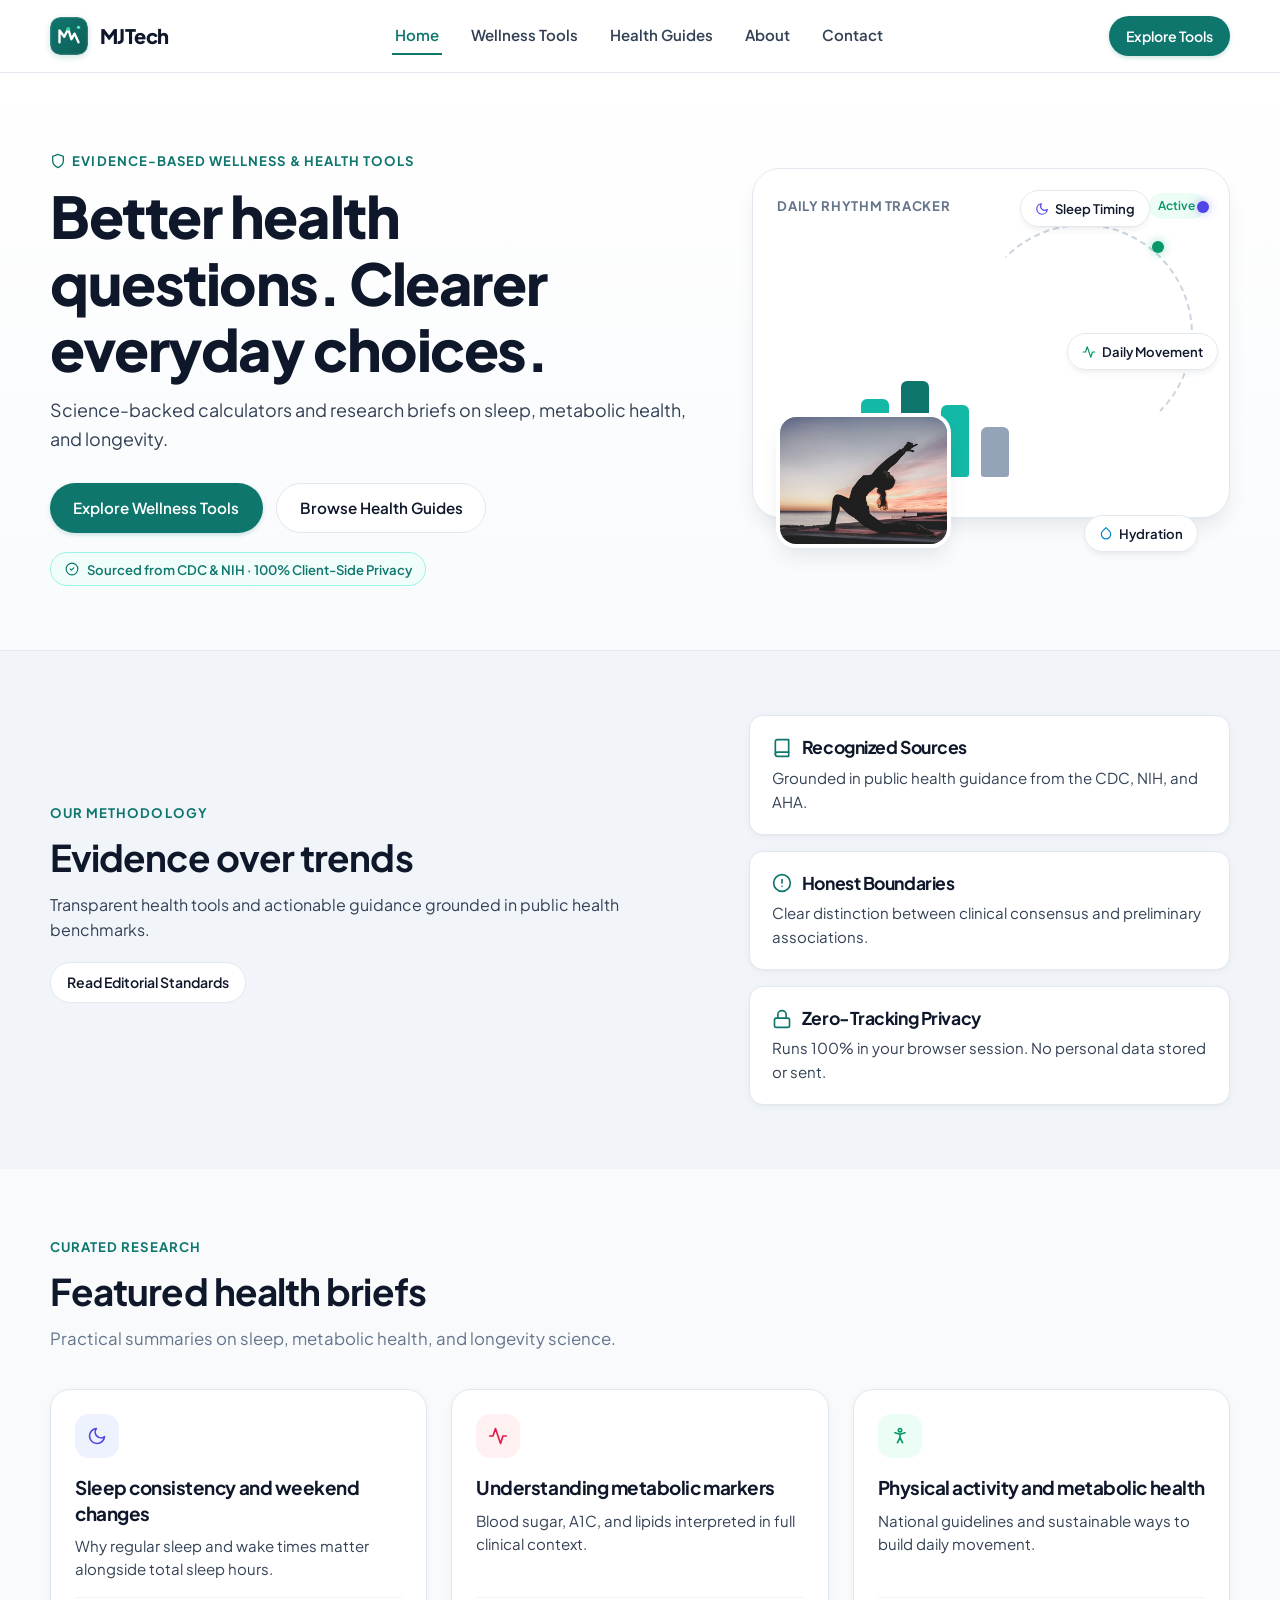
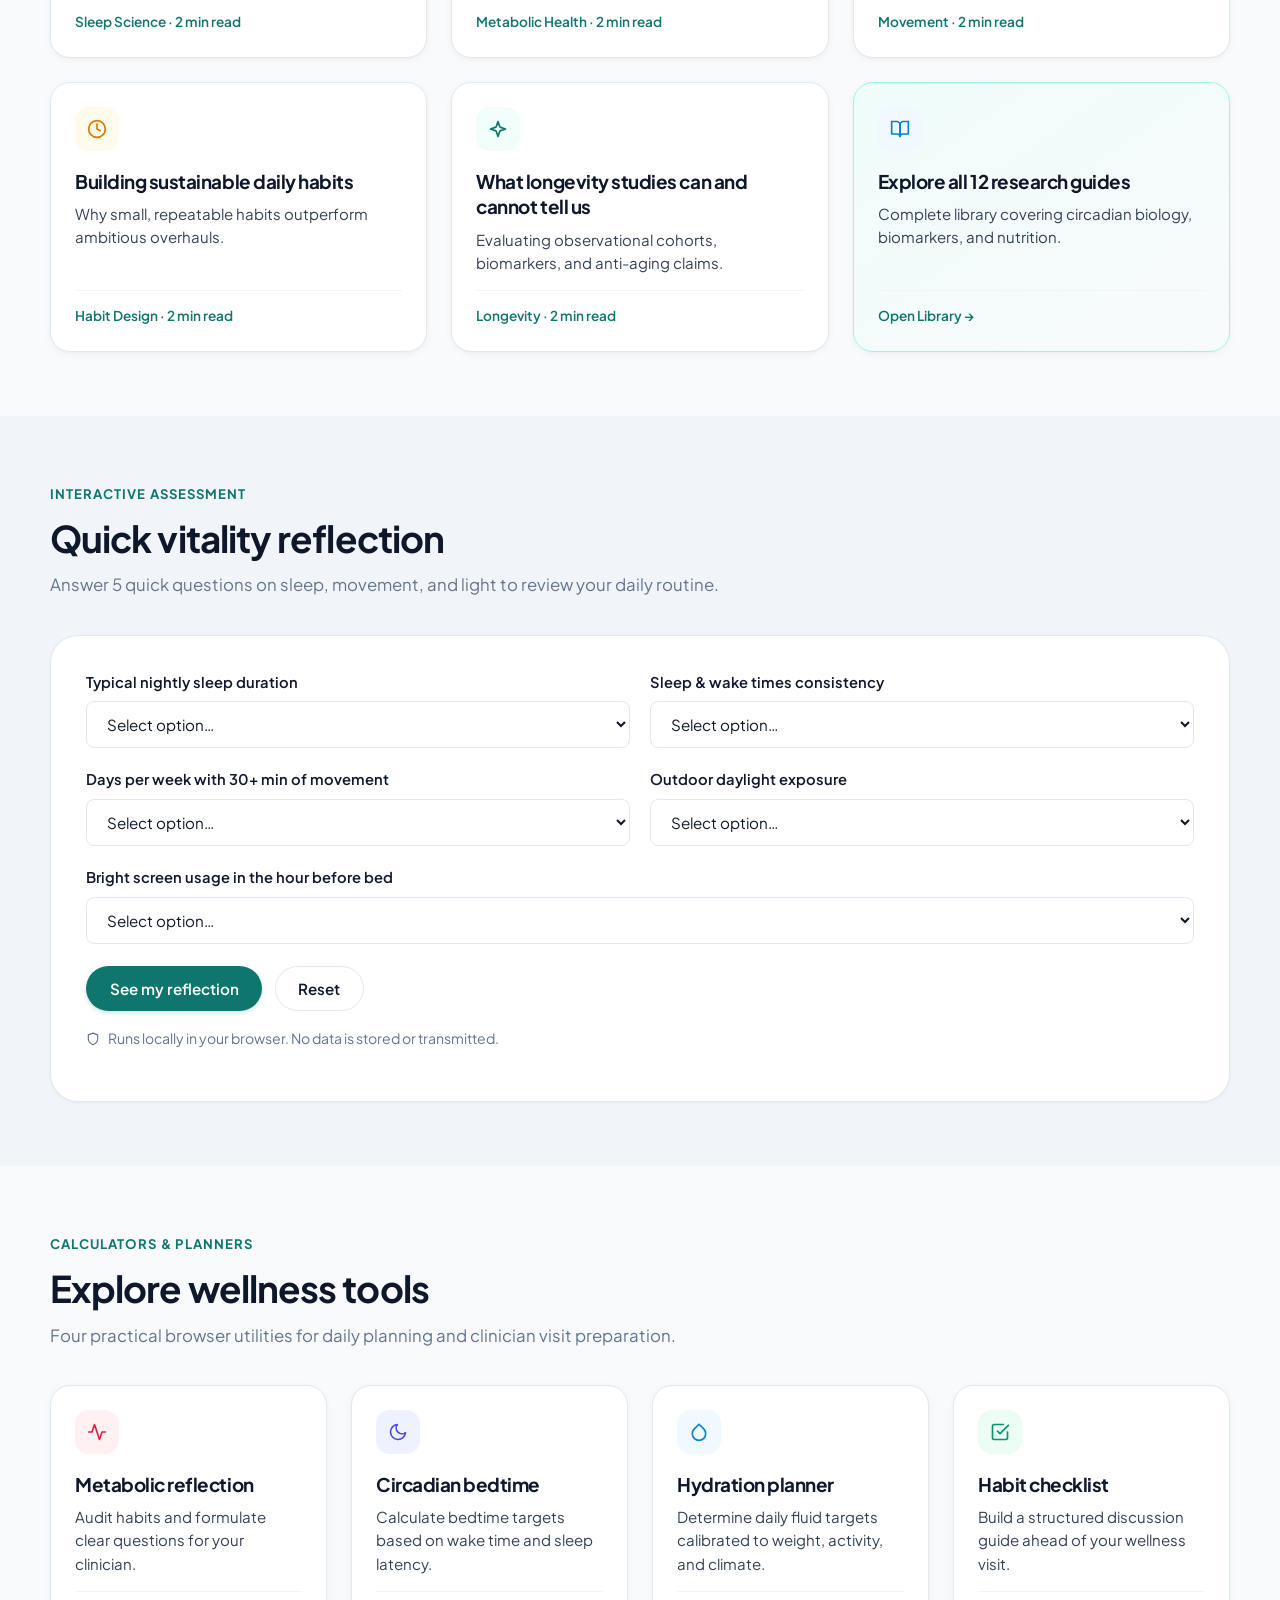
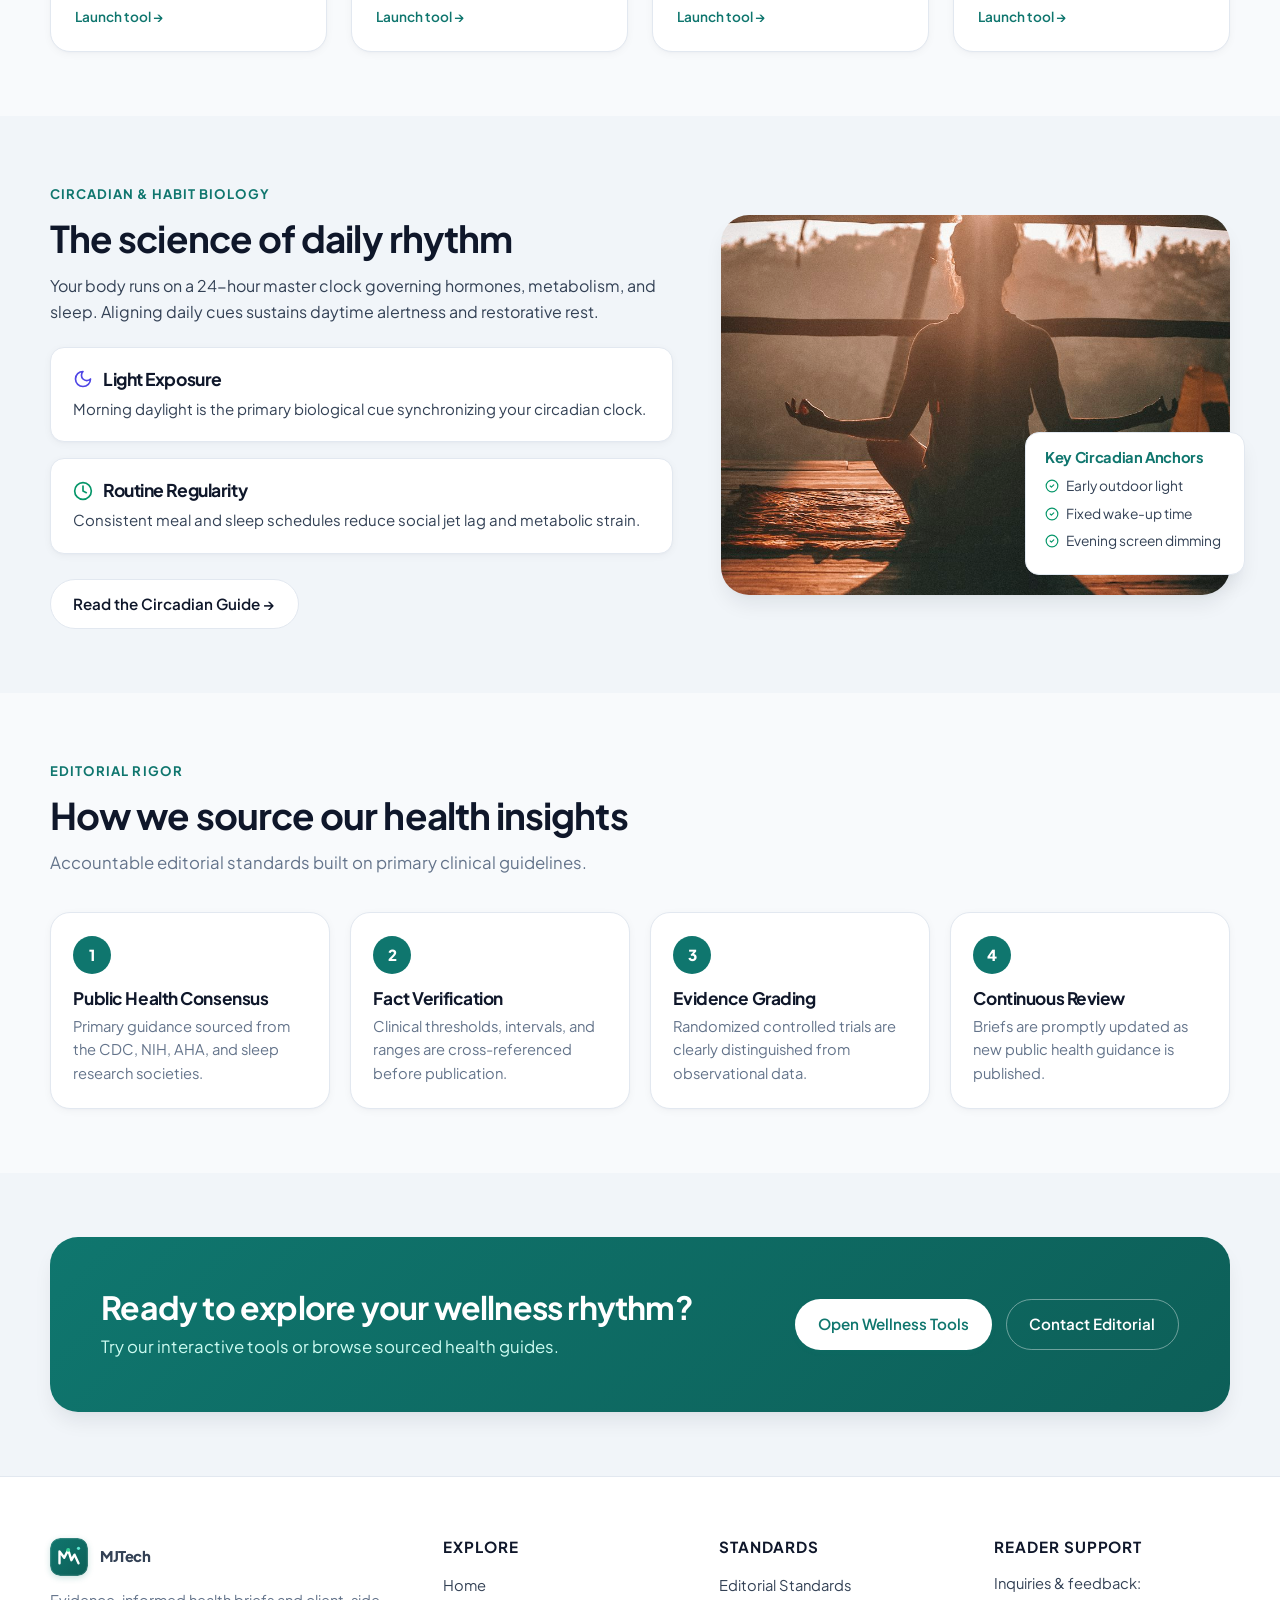
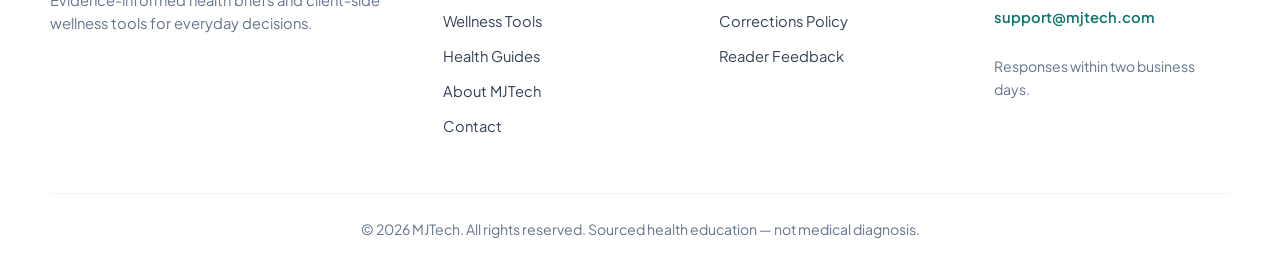
<file: index.html>
<!DOCTYPE html>
<html lang="en">
<head>
  <meta charset="UTF-8">
  <meta name="viewport" content="width=device-width, initial-scale=1">
  <title>MJTech | Evidence-Based Wellness, Health Tools & Longevity Research</title>
  <meta name="description" content="Science-backed wellness calculators, metabolic insights, and evidence-informed health briefs on sleep, movement, and healthy longevity.">
  <link rel="icon" href="assets/images/logo.svg">
  <link rel="preconnect" href="https://fonts.googleapis.com">
  <link rel="preconnect" href="https://fonts.gstatic.com" crossorigin>
  <link href="https://fonts.googleapis.com/css2?family=Plus+Jakarta+Sans:wght@400;500;600;700;800&family=Lora:ital,wght@0,500;0,600;1,400&display=swap" rel="stylesheet">
  <link rel="stylesheet" href="assets/css/styles.css">
</head>
<body>
  <a class="skip-link" href="#main">Skip to main content</a>
  <header class="site-header">
    <div class="wrap header-inner">
      <a class="brand" href="index.html">
        <img src="assets/images/logo.svg" alt="MJTech Logo" width="38" height="38">
        <span>MJTech</span>
      </a>
      <nav class="nav-primary" aria-label="Primary Navigation">
        <a href="index.html" aria-current="page">Home</a>
        <a href="pages/tools.html">Wellness Tools</a>
        <a href="pages/guides.html">Health Guides</a>
        <a href="pages/about.html">About</a>
        <a href="pages/contact.html">Contact</a>
      </nav>
      <div class="header-cta">
        <a class="btn btn-primary btn-sm" href="pages/tools.html">Explore Tools</a>
        <button class="menu-toggle" type="button" data-menu-toggle aria-expanded="false" aria-label="Toggle navigation menu">
          <span></span><span></span><span></span>
        </button>
      </div>
    </div>
    <nav class="mobile-nav wrap" data-mobile-nav aria-label="Mobile Navigation">
      <a href="index.html" aria-current="page">Home</a>
      <a href="pages/tools.html">Wellness Tools</a>
      <a href="pages/guides.html">Health Guides</a>
      <a href="pages/about.html">About</a>
      <a href="pages/contact.html">Contact</a>
    </nav>
  </header>

  <main id="main">
    <!-- Hero Section -->
    <section class="hero">
      <div class="wrap hero-grid">
        <div>
          <div class="eyebrow">
            <svg class="icon" style="width:16px;height:16px;" viewBox="0 0 24 24"><path d="M12 22s8-4 8-10V5l-8-3-8 3v7c0 6 8 10 8 10z"></path></svg>
            Evidence-Based Wellness &amp; Health Tools
          </div>
          <h1>Better health questions. Clearer everyday choices.</h1>
          <p class="lede">Science-backed calculators and research briefs on sleep, metabolic health, and longevity.</p>
          <div class="hero-actions">
            <a class="btn btn-primary" href="pages/tools.html">Explore Wellness Tools</a>
            <a class="btn btn-ghost" href="pages/guides.html">Browse Health Guides</a>
          </div>
          <div class="fine-print">
            <span class="trust-badge">
              <svg class="icon" style="width:14px;height:14px;" viewBox="0 0 24 24"><path d="m9 12 2 2 4-4"></path><circle cx="12" cy="12" r="10"></circle></svg>
              Sourced from CDC &amp; NIH · 100% Client-Side Privacy
            </span>
          </div>
        </div>
        <div class="hero-visual" aria-hidden="true">
          <div class="chart-card">
            <div class="chart-header">
              <span class="chart-label">Daily Rhythm Tracker</span>
              <span class="chart-badge">Active</span>
            </div>
            <div class="arc"></div>
            <div class="bars">
              <span></span><span></span><span></span><span></span><span></span><span></span>
            </div>
            <span class="dot d1"></span>
            <span class="dot d2"></span>
          </div>
          <span class="pill pill-sleep">
            <svg class="icon" style="width:14px;height:14px;color:var(--indigo)" viewBox="0 0 24 24"><path d="M21 12.79A9 9 0 1 1 11.21 3 7 7 0 0 0 21 12.79z"></path></svg>
            Sleep Timing
          </span>
          <span class="pill pill-move">
            <svg class="icon" style="width:14px;height:14px;color:var(--emerald)" viewBox="0 0 24 24"><polyline points="22 12 18 12 15 21 9 3 6 12 2 12"></polyline></svg>
            Daily Movement
          </span>
          <span class="pill pill-water">
            <svg class="icon" style="width:14px;height:14px;color:var(--sky)" viewBox="0 0 24 24"><path d="M12 2.69l5.66 5.66a8 8 0 1 1-11.31 0z"></path></svg>
            Hydration
          </span>
          <img class="hero-photo" src="assets/images/hero-wellness.jpg" alt="Person practicing morning mindfulness and wellness" loading="lazy">
        </div>
      </div>
    </section>

    <!-- Editorial Purpose / Core Pillars -->
    <section class="section section-muted">
      <div class="wrap feature-row">
        <div>
          <span class="eyebrow">Our Methodology</span>
          <h2>Evidence over trends</h2>
          <p>Transparent health tools and actionable guidance grounded in public health benchmarks.</p>
          <div class="hero-actions" style="margin-top:1.2rem">
            <a class="btn btn-ghost btn-sm" href="pages/about.html">Read Editorial Standards</a>
          </div>
        </div>
        <div class="pillars">
          <article class="pillar">
            <h3>
              <svg class="icon" style="color:var(--primary)" viewBox="0 0 24 24"><path d="M4 19.5A2.5 2.5 0 0 1 6.5 17H20"></path><path d="M6.5 2H20v20H6.5A2.5 2.5 0 0 1 4 19.5v-15A2.5 2.5 0 0 1 6.5 2z"></path></svg>
              Recognized Sources
            </h3>
            <p>Grounded in public health guidance from the CDC, NIH, and AHA.</p>
          </article>
          <article class="pillar">
            <h3>
              <svg class="icon" style="color:var(--primary)" viewBox="0 0 24 24"><circle cx="12" cy="12" r="10"></circle><line x1="12" y1="8" x2="12" y2="12"></line><line x1="12" y1="16" x2="12.01" y2="16"></line></svg>
              Honest Boundaries
            </h3>
            <p>Clear distinction between clinical consensus and preliminary associations.</p>
          </article>
          <article class="pillar">
            <h3>
              <svg class="icon" style="color:var(--primary)" viewBox="0 0 24 24"><rect x="3" y="11" width="18" height="11" rx="2" ry="2"></rect><path d="M7 11V7a5 5 0 0 1 10 0v4"></path></svg>
              Zero-Tracking Privacy
            </h3>
            <p>Runs 100% in your browser session. No personal data stored or sent.</p>
          </article>
        </div>
      </div>
    </section>

    <!-- Featured Health Briefs -->
    <section class="section">
      <div class="wrap">
        <div class="section-head">
          <span class="eyebrow">Curated Research</span>
          <h2>Featured health briefs</h2>
          <p>Practical summaries on sleep, metabolic health, and longevity science.</p>
        </div>
        <div class="cards">
          <a class="card" href="pages/guide.html?id=sleep-consistency">
            <div class="icon-badge indigo">
              <svg class="icon" viewBox="0 0 24 24"><path d="M21 12.79A9 9 0 1 1 11.21 3 7 7 0 0 0 21 12.79z"></path></svg>
            </div>
            <h3>Sleep consistency and weekend changes</h3>
            <p>Why regular sleep and wake times matter alongside total sleep hours.</p>
            <span class="meta">Sleep Science · 2 min read</span>
          </a>

          <a class="card" href="pages/guide.html?id=metabolic-markers">
            <div class="icon-badge rose">
              <svg class="icon" viewBox="0 0 24 24"><polyline points="22 12 18 12 15 21 9 3 6 12 2 12"></polyline></svg>
            </div>
            <h3>Understanding metabolic markers</h3>
            <p>Blood sugar, A1C, and lipids interpreted in full clinical context.</p>
            <span class="meta">Metabolic Health · 2 min read</span>
          </a>

          <a class="card" href="pages/guide.html?id=activity-metabolic">
            <div class="icon-badge emerald">
              <svg class="icon" viewBox="0 0 24 24"><path d="m9 20 3-6 3 6"></path><path d="m6 8 6 2 6-2"></path><circle cx="12" cy="5" r="2"></circle><path d="M12 10v4"></path></svg>
            </div>
            <h3>Physical activity and metabolic health</h3>
            <p>National guidelines and sustainable ways to build daily movement.</p>
            <span class="meta">Movement · 2 min read</span>
          </a>

          <a class="card" href="pages/guide.html?id=daily-habits">
            <div class="icon-badge amber">
              <svg class="icon" viewBox="0 0 24 24"><circle cx="12" cy="12" r="10"></circle><polyline points="12 6 12 12 16 14"></polyline></svg>
            </div>
            <h3>Building sustainable daily habits</h3>
            <p>Why small, repeatable habits outperform ambitious overhauls.</p>
            <span class="meta">Habit Design · 2 min read</span>
          </a>

          <a class="card" href="pages/guide.html?id=longevity-studies">
            <div class="icon-badge teal">
              <svg class="icon" viewBox="0 0 24 24"><path d="m12 3-1.9 5.8a2 2 0 0 1-1.3 1.3L3 12l5.8 1.9a2 2 0 0 1 1.3 1.3L12 21l1.9-5.8a2 2 0 0 1 1.3-1.3L21 12l-5.8-1.9a2 2 0 0 1-1.3-1.3z"></path></svg>
            </div>
            <h3>What longevity studies can and cannot tell us</h3>
            <p>Evaluating observational cohorts, biomarkers, and anti-aging claims.</p>
            <span class="meta">Longevity · 2 min read</span>
          </a>

          <a class="card library-card" href="pages/guides.html">
            <div class="icon-badge sky">
              <svg class="icon" viewBox="0 0 24 24"><path d="M2 3h6a4 4 0 0 1 4 4v14a3 3 0 0 0-3-3H2z"></path><path d="M22 3h-6a4 4 0 0 0-4 4v14a3 3 0 0 1 3-3h7z"></path></svg>
            </div>
            <h3>Explore all 12 research guides</h3>
            <p>Complete library covering circadian biology, biomarkers, and nutrition.</p>
            <span class="meta">Open Library →</span>
          </a>
        </div>
      </div>
    </section>

    <!-- Quick Vitality Reflection Tool -->
    <section class="section section-muted">
      <div class="wrap">
        <div class="section-head">
          <span class="eyebrow">Interactive Assessment</span>
          <h2>Quick vitality reflection</h2>
          <p>Answer 5 quick questions on sleep, movement, and light to review your daily routine.</p>
        </div>
        <form class="quiz-panel" id="vitality-form">
          <div class="form-grid">
            <div class="field">
              <label for="sleep">Typical nightly sleep duration</label>
              <select id="sleep" name="sleep" required>
                <option value="">Select option…</option>
                <option value="short">Less than 7 hours</option>
                <option value="ok">7 to 9 hours (Recommended)</option>
                <option value="long">More than 9 hours</option>
                <option value="varies">Irregular / Varies heavily</option>
              </select>
            </div>
            <div class="field">
              <label for="consistency">Sleep &amp; wake times consistency</label>
              <select id="consistency" name="consistency" required>
                <option value="">Select option…</option>
                <option value="yes">Mostly consistent (+/- 30 min)</option>
                <option value="some">Somewhat consistent</option>
                <option value="rare">Shifts often (weekend lag)</option>
              </select>
            </div>
            <div class="field">
              <label for="movement">Days per week with 30+ min of movement</label>
              <select id="movement" name="movement" required>
                <option value="">Select option…</option>
                <option value="low">0 to 1 days</option>
                <option value="mid">2 to 3 days</option>
                <option value="high">4 or more days</option>
              </select>
            </div>
            <div class="field">
              <label for="daylight">Outdoor daylight exposure</label>
              <select id="daylight" name="daylight" required>
                <option value="">Select option…</option>
                <option value="low">Under 30 minutes daily</option>
                <option value="good">30 minutes or more daily</option>
              </select>
            </div>
            <div class="field full">
              <label for="screens">Bright screen usage in the hour before bed</label>
              <select id="screens" name="screens" required>
                <option value="">Select option…</option>
                <option value="rarely">Rarely / Dimmed filters used</option>
                <option value="often">Most nights</option>
              </select>
            </div>
          </div>
          <div class="form-actions">
            <button class="btn btn-primary" type="submit">See my reflection</button>
            <button class="btn btn-ghost" type="button" id="vitality-reset">Reset</button>
          </div>
          <div class="result" id="vitality-result"></div>
          <p class="fine-print" style="margin-top:1rem">
            <svg class="icon" style="width:14px;height:14px;" viewBox="0 0 24 24"><path d="M12 22s8-4 8-10V5l-8-3-8 3v7c0 6 8 10 8 10z"></path></svg>
            Runs locally in your browser. No data is stored or transmitted.
          </p>
        </form>
      </div>
    </section>

    <!-- Wellness Tools Grid -->
    <section class="section">
      <div class="wrap">
        <div class="section-head">
          <span class="eyebrow">Calculators &amp; Planners</span>
          <h2>Explore wellness tools</h2>
          <p>Four practical browser utilities for daily planning and clinician visit preparation.</p>
        </div>
        <div class="grid-4">
          <a class="card" href="pages/tools.html#metabolic">
            <div class="icon-badge rose">
              <svg class="icon" viewBox="0 0 24 24"><polyline points="22 12 18 12 15 21 9 3 6 12 2 12"></polyline></svg>
            </div>
            <h3>Metabolic reflection</h3>
            <p>Audit habits and formulate clear questions for your clinician.</p>
            <span class="meta">Launch tool →</span>
          </a>

          <a class="card" href="pages/tools.html#sleep">
            <div class="icon-badge indigo">
              <svg class="icon" viewBox="0 0 24 24"><path d="M21 12.79A9 9 0 1 1 11.21 3 7 7 0 0 0 21 12.79z"></path></svg>
            </div>
            <h3>Circadian bedtime</h3>
            <p>Calculate bedtime targets based on wake time and sleep latency.</p>
            <span class="meta">Launch tool →</span>
          </a>

          <a class="card" href="pages/tools.html#hydration">
            <div class="icon-badge sky">
              <svg class="icon" viewBox="0 0 24 24"><path d="M12 2.69l5.66 5.66a8 8 0 1 1-11.31 0z"></path></svg>
            </div>
            <h3>Hydration planner</h3>
            <p>Determine daily fluid targets calibrated to weight, activity, and climate.</p>
            <span class="meta">Launch tool →</span>
          </a>

          <a class="card" href="pages/tools.html#planner">
            <div class="icon-badge emerald">
              <svg class="icon" viewBox="0 0 24 24"><path d="m9 11 3 3L22 4"></path><path d="M21 12v7a2 2 0 0 1-2 2H5a2 2 0 0 1-2-2V5a2 2 0 0 1 2-2h11"></path></svg>
            </div>
            <h3>Habit checklist</h3>
            <p>Build a structured discussion guide ahead of your wellness visit.</p>
            <span class="meta">Launch tool →</span>
          </a>
        </div>
      </div>
    </section>

    <!-- Research Spotlight Showcase -->
    <section class="section section-muted">
      <div class="wrap split">
        <div>
          <span class="eyebrow">Circadian &amp; Habit Biology</span>
          <h2>The science of daily rhythm</h2>
          <p>Your body runs on a 24-hour master clock governing hormones, metabolism, and sleep. Aligning daily cues sustains daytime alertness and restorative rest.</p>
          <div class="pillars" style="margin-top:1.4rem">
            <div class="pillar">
              <h3>
                <svg class="icon" style="color:var(--indigo)" viewBox="0 0 24 24"><path d="M12 3a6 6 0 0 0 9 9 9 9 0 1 1-9-9Z"></path></svg>
                Light Exposure
              </h3>
              <p>Morning daylight is the primary biological cue synchronizing your circadian clock.</p>
            </div>
            <div class="pillar">
              <h3>
                <svg class="icon" style="color:var(--emerald)" viewBox="0 0 24 24"><circle cx="12" cy="12" r="10"></circle><polyline points="12 6 12 12 16 14"></polyline></svg>
                Routine Regularity
              </h3>
              <p>Consistent meal and sleep schedules reduce social jet lag and metabolic strain.</p>
            </div>
          </div>
          <div style="margin-top:1.6rem">
            <a class="btn btn-ghost" href="pages/guide.html?id=circadian-rhythms">Read the Circadian Guide →</a>
          </div>
        </div>
        <div class="photo-frame">
          <img src="assets/images/circadian-routine.jpg" alt="Individual stretching in natural morning light" loading="lazy">
          <aside class="float-card">
            <h4>Key Circadian Anchors</h4>
            <ul>
              <li>
                <svg class="icon" style="width:14px;height:14px;color:var(--emerald)" viewBox="0 0 24 24"><path d="m9 12 2 2 4-4"></path><circle cx="12" cy="12" r="10"></circle></svg>
                Early outdoor light
              </li>
              <li>
                <svg class="icon" style="width:14px;height:14px;color:var(--emerald)" viewBox="0 0 24 24"><path d="m9 12 2 2 4-4"></path><circle cx="12" cy="12" r="10"></circle></svg>
                Fixed wake-up time
              </li>
              <li>
                <svg class="icon" style="width:14px;height:14px;color:var(--emerald)" viewBox="0 0 24 24"><path d="m9 12 2 2 4-4"></path><circle cx="12" cy="12" r="10"></circle></svg>
                Evening screen dimming
              </li>
            </ul>
          </aside>
        </div>
      </div>
    </section>

    <!-- Editorial Sourcing Process -->
    <section class="section">
      <div class="wrap">
        <div class="section-head">
          <span class="eyebrow">Editorial Rigor</span>
          <h2>How we source our health insights</h2>
          <p>Accountable editorial standards built on primary clinical guidelines.</p>
        </div>
        <div class="steps">
          <div class="step">
            <div class="num">1</div>
            <div>
              <h3>Public Health Consensus</h3>
              <p>Primary guidance sourced from the CDC, NIH, AHA, and sleep research societies.</p>
            </div>
          </div>
          <div class="step">
            <div class="num">2</div>
            <div>
              <h3>Fact Verification</h3>
              <p>Clinical thresholds, intervals, and ranges are cross-referenced before publication.</p>
            </div>
          </div>
          <div class="step">
            <div class="num">3</div>
            <div>
              <h3>Evidence Grading</h3>
              <p>Randomized controlled trials are clearly distinguished from observational data.</p>
            </div>
          </div>
          <div class="step">
            <div class="num">4</div>
            <div>
              <h3>Continuous Review</h3>
              <p>Briefs are promptly updated as new public health guidance is published.</p>
            </div>
          </div>
        </div>
      </div>
    </section>

    <!-- Call to Action Band -->
    <section class="section section-muted">
      <div class="wrap">
        <div class="cta-band">
          <div>
            <h2>Ready to explore your wellness rhythm?</h2>
            <p>Try our interactive tools or browse sourced health guides.</p>
          </div>
          <div class="hero-actions" style="margin:0">
            <a class="btn btn-primary" href="pages/tools.html">Open Wellness Tools</a>
            <a class="btn btn-ghost" href="pages/contact.html">Contact Editorial</a>
          </div>
        </div>
      </div>
    </section>
  </main>

  <footer class="site-footer">
    <div class="wrap footer-grid">
      <div class="footer-brand">
        <a class="brand" href="index.html">
          <img src="assets/images/logo.svg" alt="MJTech Logo" width="36" height="36">
          <span>MJTech</span>
        </a>
        <p>Evidence-informed health briefs and client-side wellness tools for everyday decisions.</p>
      </div>
      <div>
        <h2>Explore</h2>
        <ul>
          <li><a href="index.html">Home</a></li>
          <li><a href="pages/tools.html">Wellness Tools</a></li>
          <li><a href="pages/guides.html">Health Guides</a></li>
          <li><a href="pages/about.html">About MJTech</a></li>
          <li><a href="pages/contact.html">Contact</a></li>
        </ul>
      </div>
      <div>
        <h2>Standards</h2>
        <ul>
          <li><a href="pages/about.html#sourcing">Editorial Standards</a></li>
          <li><a href="pages/about.html#corrections">Corrections Policy</a></li>
          <li><a href="pages/contact.html">Reader Feedback</a></li>
        </ul>
      </div>
      <div>
        <h2>Reader Support</h2>
        <p style="font-size:0.92rem;margin-bottom:0.5rem">Inquiries &amp; feedback:</p>
        <p><a href="mailto:support@mjtech.com" style="font-weight:600;color:var(--primary)">support@mjtech.com</a></p>
        <p class="fine-print" style="margin-top:0.6rem">Responses within two business days.</p>
      </div>
    </div>
    <div class="wrap copyright">
      © <span data-year></span> MJTech. All rights reserved. Sourced health education — not medical diagnosis.
    </div>
  </footer>

  <script src="assets/js/main.js"></script>
  <script src="assets/js/home.js"></script>
</body>
</html>
</file>
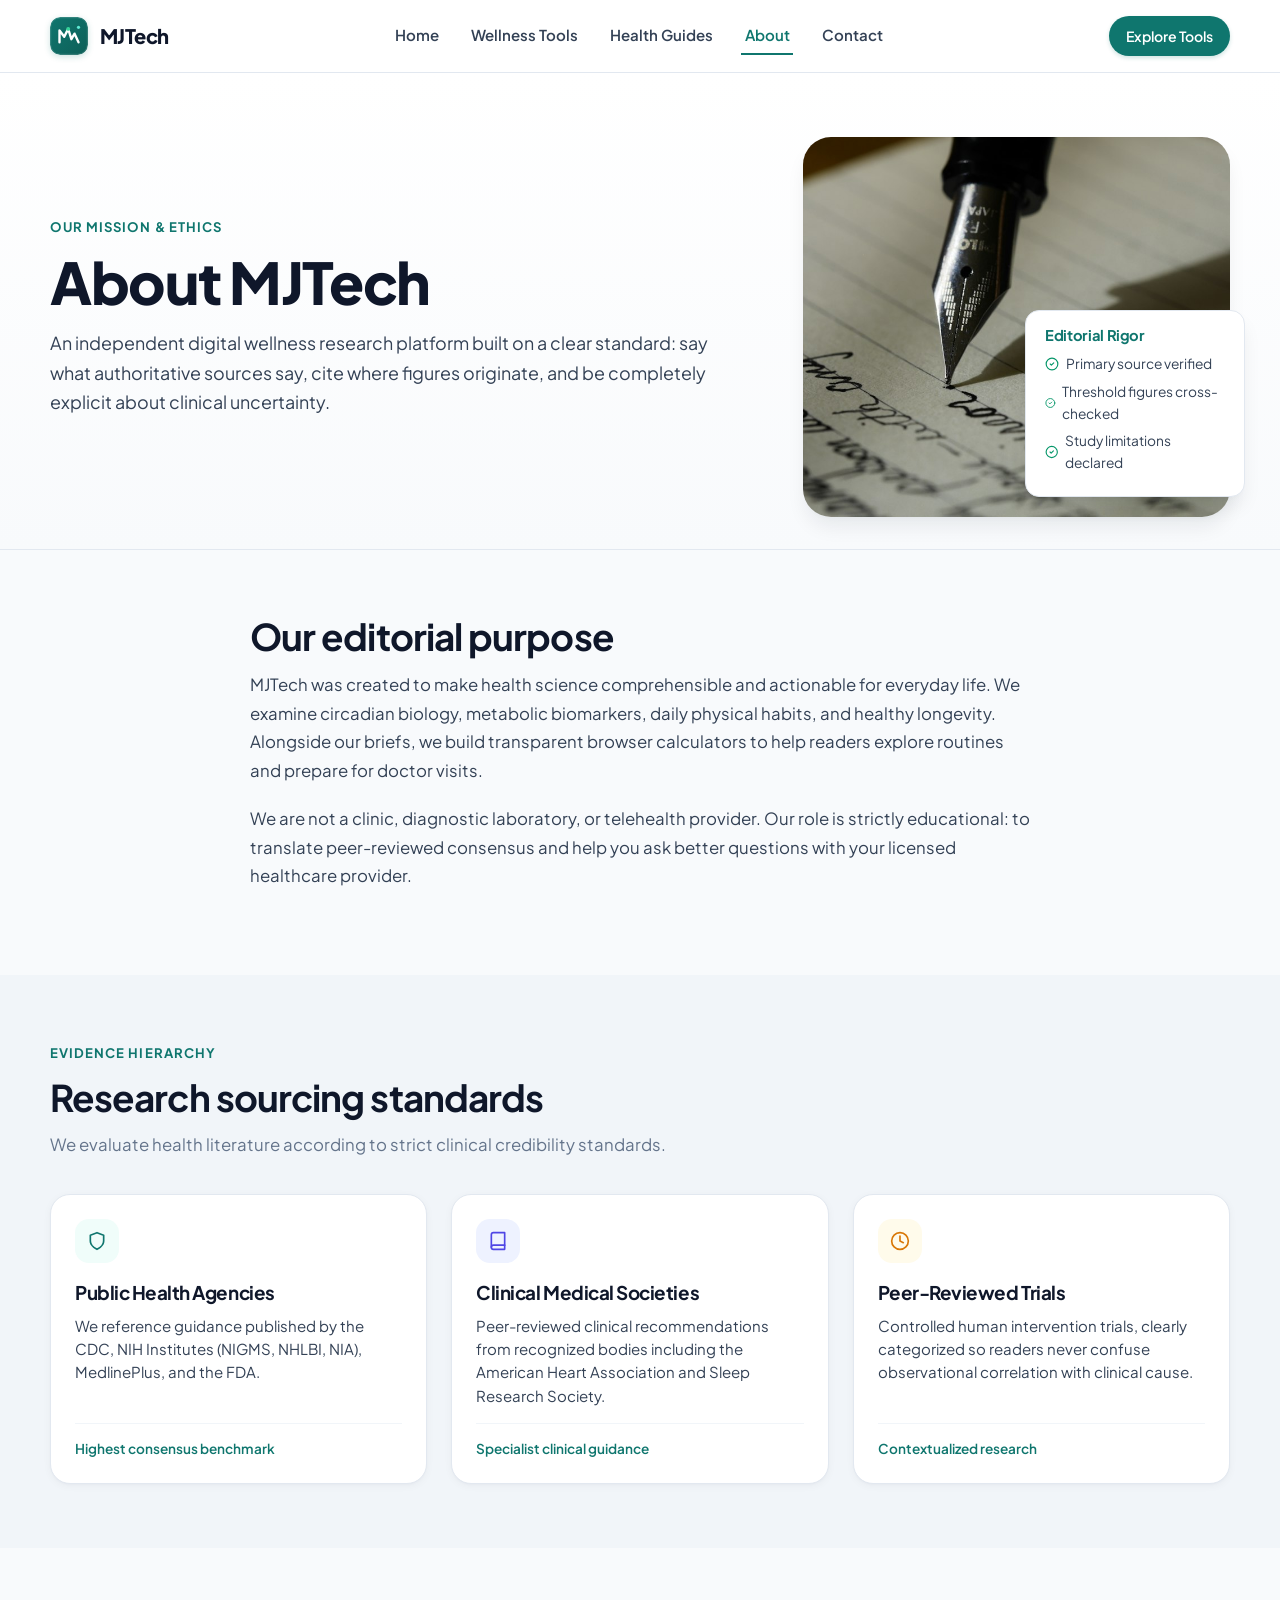
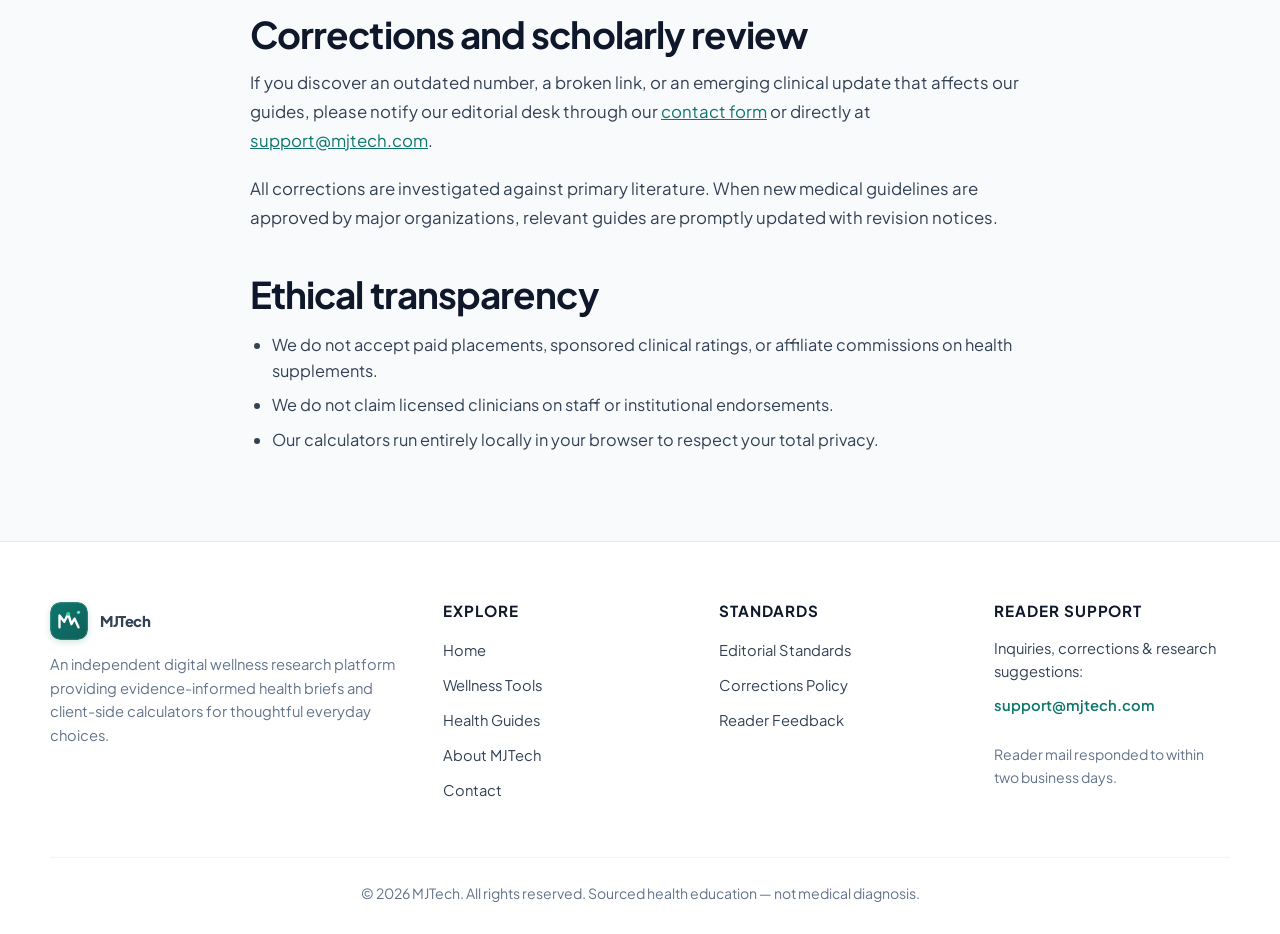
<file: pages/about.html>
<!DOCTYPE html>
<html lang="en">
<head>
  <meta charset="UTF-8">
  <meta name="viewport" content="width=device-width, initial-scale=1">
  <title>About &amp; Editorial Standards | MJTech</title>
  <meta name="description" content="Learn about MJTech's commitment to transparent, sourced wellness research, independent tools, and evidence-based standards.">
  <link rel="icon" href="../assets/images/logo.svg">
  <link rel="preconnect" href="https://fonts.googleapis.com">
  <link rel="preconnect" href="https://fonts.gstatic.com" crossorigin>
  <link href="https://fonts.googleapis.com/css2?family=Plus+Jakarta+Sans:wght@400;500;600;700;800&family=Lora:ital,wght@0,500;0,600;1,400&display=swap" rel="stylesheet">
  <link rel="stylesheet" href="../assets/css/styles.css">
</head>
<body>
  <a class="skip-link" href="#main">Skip to main content</a>
  <header class="site-header">
    <div class="wrap header-inner">
      <a class="brand" href="../index.html">
        <img src="../assets/images/logo.svg" alt="MJTech Logo" width="38" height="38">
        <span>MJTech</span>
      </a>
      <nav class="nav-primary" aria-label="Primary Navigation">
        <a href="../index.html">Home</a>
        <a href="tools.html">Wellness Tools</a>
        <a href="guides.html">Health Guides</a>
        <a href="about.html" aria-current="page">About</a>
        <a href="contact.html">Contact</a>
      </nav>
      <div class="header-cta">
        <a class="btn btn-primary btn-sm" href="tools.html">Explore Tools</a>
        <button class="menu-toggle" type="button" data-menu-toggle aria-expanded="false" aria-label="Toggle navigation menu">
          <span></span><span></span><span></span>
        </button>
      </div>
    </div>
    <nav class="mobile-nav wrap" data-mobile-nav aria-label="Mobile Navigation">
      <a href="../index.html">Home</a>
      <a href="tools.html">Wellness Tools</a>
      <a href="guides.html">Health Guides</a>
      <a href="about.html" aria-current="page">About</a>
      <a href="contact.html">Contact</a>
    </nav>
  </header>

  <main id="main">
    <section class="page-hero">
      <div class="wrap page-hero-grid">
        <div>
          <span class="eyebrow">Our Mission &amp; Ethics</span>
          <h1>About MJTech</h1>
          <p class="lede">An independent digital wellness research platform built on a clear standard: say what authoritative sources say, cite where figures originate, and be completely explicit about clinical uncertainty.</p>
        </div>
        <div class="photo-frame">
          <img src="../assets/images/about-research.jpg" alt="Health researcher examining peer-reviewed literature" loading="lazy">
          <aside class="float-card">
            <h4>Editorial Rigor</h4>
            <ul>
              <li>
                <svg class="icon" style="width:14px;height:14px;color:var(--emerald)" viewBox="0 0 24 24"><path d="m9 12 2 2 4-4"></path><circle cx="12" cy="12" r="10"></circle></svg>
                Primary source verified
              </li>
              <li>
                <svg class="icon" style="width:14px;height:14px;color:var(--emerald)" viewBox="0 0 24 24"><path d="m9 12 2 2 4-4"></path><circle cx="12" cy="12" r="10"></circle></svg>
                Threshold figures cross-checked
              </li>
              <li>
                <svg class="icon" style="width:14px;height:14px;color:var(--emerald)" viewBox="0 0 24 24"><path d="m9 12 2 2 4-4"></path><circle cx="12" cy="12" r="10"></circle></svg>
                Study limitations declared
              </li>
            </ul>
          </aside>
        </div>
      </div>
    </section>

    <section class="section">
      <div class="wrap article">
        <h2>Our editorial purpose</h2>
        <p>MJTech was created to make health science comprehensible and actionable for everyday life. We examine circadian biology, metabolic biomarkers, daily physical habits, and healthy longevity. Alongside our briefs, we build transparent browser calculators to help readers explore routines and prepare for doctor visits.</p>
        <p>We are not a clinic, diagnostic laboratory, or telehealth provider. Our role is strictly educational: to translate peer-reviewed consensus and help you ask better questions with your licensed healthcare provider.</p>
      </div>
    </section>

    <section class="section section-muted" id="sourcing">
      <div class="wrap">
        <div class="section-head">
          <span class="eyebrow">Evidence Hierarchy</span>
          <h2>Research sourcing standards</h2>
          <p>We evaluate health literature according to strict clinical credibility standards.</p>
        </div>
        <div class="grid-3">
          <article class="card">
            <div class="icon-badge teal">
              <svg class="icon" viewBox="0 0 24 24"><path d="M12 22s8-4 8-10V5l-8-3-8 3v7c0 6 8 10 8 10z"></path></svg>
            </div>
            <h3>Public Health Agencies</h3>
            <p>We reference guidance published by the CDC, NIH Institutes (NIGMS, NHLBI, NIA), MedlinePlus, and the FDA.</p>
            <span class="meta">Highest consensus benchmark</span>
          </article>
          <article class="card">
            <div class="icon-badge indigo">
              <svg class="icon" viewBox="0 0 24 24"><path d="M4 19.5A2.5 2.5 0 0 1 6.5 17H20"></path><path d="M6.5 2H20v20H6.5A2.5 2.5 0 0 1 4 19.5v-15A2.5 2.5 0 0 1 6.5 2z"></path></svg>
            </div>
            <h3>Clinical Medical Societies</h3>
            <p>Peer-reviewed clinical recommendations from recognized bodies including the American Heart Association and Sleep Research Society.</p>
            <span class="meta">Specialist clinical guidance</span>
          </article>
          <article class="card">
            <div class="icon-badge amber">
              <svg class="icon" viewBox="0 0 24 24"><circle cx="12" cy="12" r="10"></circle><polyline points="12 6 12 12 16 14"></polyline></svg>
            </div>
            <h3>Peer-Reviewed Trials</h3>
            <p>Controlled human intervention trials, clearly categorized so readers never confuse observational correlation with clinical cause.</p>
            <span class="meta">Contextualized research</span>
          </article>
        </div>
      </div>
    </section>

    <section class="section" id="corrections">
      <div class="wrap article">
        <h2>Corrections and scholarly review</h2>
        <p>If you discover an outdated number, a broken link, or an emerging clinical update that affects our guides, please notify our editorial desk through our <a href="contact.html" style="color:var(--primary);text-decoration:underline;">contact form</a> or directly at <a href="mailto:support@mjtech.com" style="color:var(--primary);text-decoration:underline;">support@mjtech.com</a>.</p>
        <p>All corrections are investigated against primary literature. When new medical guidelines are approved by major organizations, relevant guides are promptly updated with revision notices.</p>
        
        <h2 style="margin-top:2.5rem">Ethical transparency</h2>
        <ul>
          <li>We do not accept paid placements, sponsored clinical ratings, or affiliate commissions on health supplements.</li>
          <li>We do not claim licensed clinicians on staff or institutional endorsements.</li>
          <li>Our calculators run entirely locally in your browser to respect your total privacy.</li>
        </ul>
      </div>
    </section>
  </main>

  <footer class="site-footer">
    <div class="wrap footer-grid">
      <div class="footer-brand">
        <a class="brand" href="../index.html">
          <img src="../assets/images/logo.svg" alt="MJTech Logo" width="36" height="36">
          <span>MJTech</span>
        </a>
        <p>An independent digital wellness research platform providing evidence-informed health briefs and client-side calculators for thoughtful everyday choices.</p>
      </div>
      <div>
        <h2>Explore</h2>
        <ul>
          <li><a href="../index.html">Home</a></li>
          <li><a href="tools.html">Wellness Tools</a></li>
          <li><a href="guides.html">Health Guides</a></li>
          <li><a href="about.html">About MJTech</a></li>
          <li><a href="contact.html">Contact</a></li>
        </ul>
      </div>
      <div>
        <h2>Standards</h2>
        <ul>
          <li><a href="about.html#sourcing">Editorial Standards</a></li>
          <li><a href="about.html#corrections">Corrections Policy</a></li>
          <li><a href="contact.html">Reader Feedback</a></li>
        </ul>
      </div>
      <div>
        <h2>Reader Support</h2>
        <p style="font-size:0.92rem;margin-bottom:0.5rem">Inquiries, corrections &amp; research suggestions:</p>
        <p><a href="mailto:support@mjtech.com" style="font-weight:600;color:var(--primary)">support@mjtech.com</a></p>
        <p class="fine-print" style="margin-top:0.6rem">Reader mail responded to within two business days.</p>
      </div>
    </div>
    <div class="wrap copyright">
      © <span data-year></span> MJTech. All rights reserved. Sourced health education — not medical diagnosis.
    </div>
  </footer>

  <script src="../assets/js/main.js"></script>
</body>
</html>
</file>
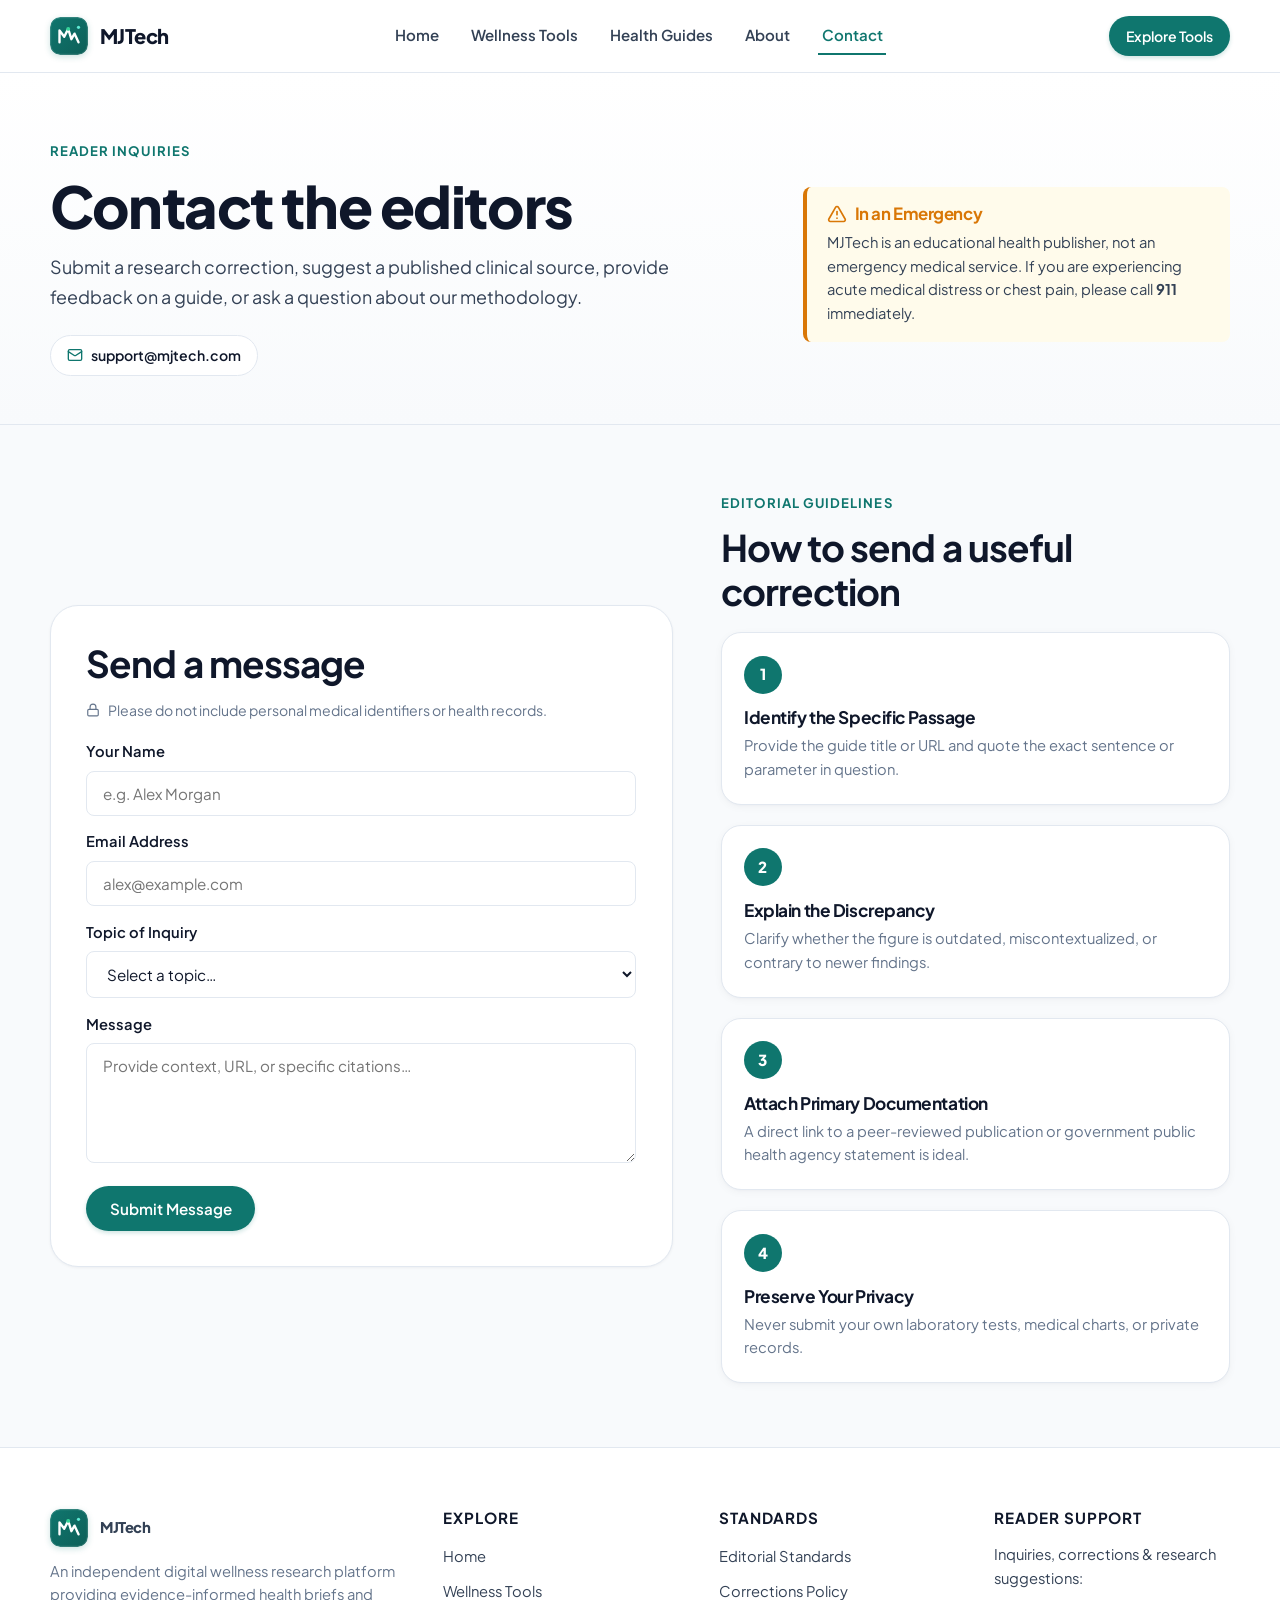
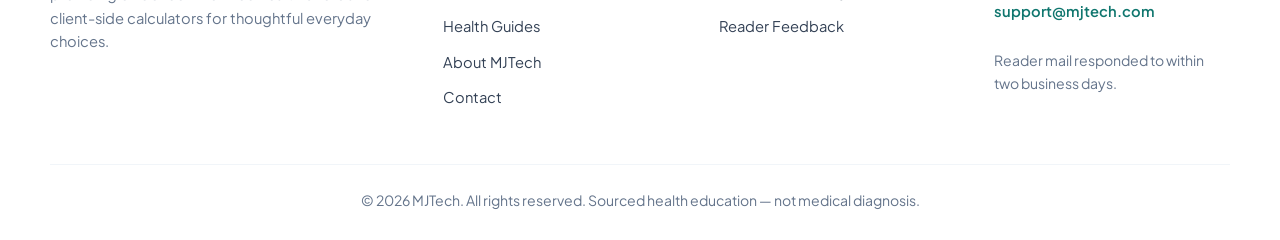
<file: pages/contact.html>
<!DOCTYPE html>
<html lang="en">
<head>
  <meta charset="UTF-8">
  <meta name="viewport" content="width=device-width, initial-scale=1">
  <title>Contact &amp; Editorial Support | MJTech</title>
  <meta name="description" content="Contact the MJTech editorial desk for research corrections, source recommendations, or general site inquiries.">
  <link rel="icon" href="../assets/images/logo.svg">
  <link rel="preconnect" href="https://fonts.googleapis.com">
  <link rel="preconnect" href="https://fonts.gstatic.com" crossorigin>
  <link href="https://fonts.googleapis.com/css2?family=Plus+Jakarta+Sans:wght@400;500;600;700;800&family=Lora:ital,wght@0,500;0,600;1,400&display=swap" rel="stylesheet">
  <link rel="stylesheet" href="../assets/css/styles.css">
</head>
<body>
  <a class="skip-link" href="#main">Skip to main content</a>
  <header class="site-header">
    <div class="wrap header-inner">
      <a class="brand" href="../index.html">
        <img src="../assets/images/logo.svg" alt="MJTech Logo" width="38" height="38">
        <span>MJTech</span>
      </a>
      <nav class="nav-primary" aria-label="Primary Navigation">
        <a href="../index.html">Home</a>
        <a href="tools.html">Wellness Tools</a>
        <a href="guides.html">Health Guides</a>
        <a href="about.html">About</a>
        <a href="contact.html" aria-current="page">Contact</a>
      </nav>
      <div class="header-cta">
        <a class="btn btn-primary btn-sm" href="tools.html">Explore Tools</a>
        <button class="menu-toggle" type="button" data-menu-toggle aria-expanded="false" aria-label="Toggle navigation menu">
          <span></span><span></span><span></span>
        </button>
      </div>
    </div>
    <nav class="mobile-nav wrap" data-mobile-nav aria-label="Mobile Navigation">
      <a href="../index.html">Home</a>
      <a href="tools.html">Wellness Tools</a>
      <a href="guides.html">Health Guides</a>
      <a href="about.html">About</a>
      <a href="contact.html" aria-current="page">Contact</a>
    </nav>
  </header>

  <main id="main">
    <section class="page-hero">
      <div class="wrap page-hero-grid">
        <div>
          <span class="eyebrow">Reader Inquiries</span>
          <h1>Contact the editors</h1>
          <p class="lede">Submit a research correction, suggest a published clinical source, provide feedback on a guide, or ask a question about our methodology.</p>
          <p style="margin-top:0.8rem">
            <a href="mailto:support@mjtech.com" class="btn btn-ghost btn-sm">
              <svg class="icon" style="width:16px;height:16px;color:var(--primary)" viewBox="0 0 24 24"><rect width="20" height="16" x="2" y="4" rx="2"></rect><path d="m22 7-8.97 5.7a1.94 1.94 0 0 1-2.06 0L2 7"></path></svg>
              support@mjtech.com
            </a>
          </p>
        </div>
        <div class="notice" style="border-left-color:var(--amber);background:var(--amber-soft);">
          <div style="display:flex;align-items:center;gap:0.5rem;margin-bottom:0.4rem;">
            <svg class="icon" style="color:var(--amber)" viewBox="0 0 24 24"><path d="m21.73 18-8-14a2 2 0 0 0-3.48 0l-8 14A2 2 0 0 0 4 21h16a2 2 0 0 0 1.73-3Z"></path><line x1="12" y1="9" x2="12" y2="13"></line><line x1="12" y1="17" x2="12.01" y2="17"></line></svg>
            <h3 style="color:var(--amber);margin:0;">In an Emergency</h3>
          </div>
          <p style="font-size:0.92rem;color:var(--ink-soft)">MJTech is an educational health publisher, not an emergency medical service. If you are experiencing acute medical distress or chest pain, please call <strong>911</strong> immediately.</p>
        </div>
      </div>
    </section>

    <section class="section">
      <div class="wrap split">
        <form class="tool-panel" id="contact-form">
          <h2>Send a message</h2>
          <p class="fine-print" style="margin-bottom:1.2rem">
            <svg class="icon" style="width:14px;height:14px;" viewBox="0 0 24 24"><rect x="3" y="11" width="18" height="11" rx="2" ry="2"></rect><path d="M7 11V7a5 5 0 0 1 10 0v4"></path></svg>
            Please do not include personal medical identifiers or health records.
          </p>
          
          <div class="field">
            <label for="name">Your Name</label>
            <input id="name" name="name" placeholder="e.g. Alex Morgan" required>
          </div>
          <div class="field" style="margin-top:0.9rem">
            <label for="email">Email Address</label>
            <input id="email" name="email" type="email" placeholder="alex@example.com" required>
          </div>
          <div class="field" style="margin-top:0.9rem">
            <label for="topic">Topic of Inquiry</label>
            <select id="topic" name="topic" required>
              <option value="">Select a topic…</option>
              <option>Correction or Data Update</option>
              <option>Source / Research Suggestion</option>
              <option>Guide Feedback</option>
              <option>Wellness Tools Inquiry</option>
              <option>General Editorial Question</option>
            </select>
          </div>
          <div class="field" style="margin-top:0.9rem">
            <label for="message">Message</label>
            <textarea id="message" placeholder="Provide context, URL, or specific citations…" required></textarea>
          </div>
          <div class="form-actions">
            <button class="btn btn-primary" type="submit">Submit Message</button>
          </div>
          <div class="result" id="contact-result"></div>
        </form>

        <div>
          <span class="eyebrow">Editorial Guidelines</span>
          <h2>How to send a useful correction</h2>
          <div class="steps" style="grid-template-columns:1fr;margin-top:1.2rem;">
            <div class="step">
              <div class="num">1</div>
              <div>
                <h3>Identify the Specific Passage</h3>
                <p>Provide the guide title or URL and quote the exact sentence or parameter in question.</p>
              </div>
            </div>
            <div class="step">
              <div class="num">2</div>
              <div>
                <h3>Explain the Discrepancy</h3>
                <p>Clarify whether the figure is outdated, miscontextualized, or contrary to newer findings.</p>
              </div>
            </div>
            <div class="step">
              <div class="num">3</div>
              <div>
                <h3>Attach Primary Documentation</h3>
                <p>A direct link to a peer-reviewed publication or government public health agency statement is ideal.</p>
              </div>
            </div>
            <div class="step">
              <div class="num">4</div>
              <div>
                <h3>Preserve Your Privacy</h3>
                <p>Never submit your own laboratory tests, medical charts, or private records.</p>
              </div>
            </div>
          </div>
        </div>
      </div>
    </section>
  </main>

  <footer class="site-footer">
    <div class="wrap footer-grid">
      <div class="footer-brand">
        <a class="brand" href="../index.html">
          <img src="../assets/images/logo.svg" alt="MJTech Logo" width="36" height="36">
          <span>MJTech</span>
        </a>
        <p>An independent digital wellness research platform providing evidence-informed health briefs and client-side calculators for thoughtful everyday choices.</p>
      </div>
      <div>
        <h2>Explore</h2>
        <ul>
          <li><a href="../index.html">Home</a></li>
          <li><a href="tools.html">Wellness Tools</a></li>
          <li><a href="guides.html">Health Guides</a></li>
          <li><a href="about.html">About MJTech</a></li>
          <li><a href="contact.html">Contact</a></li>
        </ul>
      </div>
      <div>
        <h2>Standards</h2>
        <ul>
          <li><a href="about.html#sourcing">Editorial Standards</a></li>
          <li><a href="about.html#corrections">Corrections Policy</a></li>
          <li><a href="contact.html">Reader Feedback</a></li>
        </ul>
      </div>
      <div>
        <h2>Reader Support</h2>
        <p style="font-size:0.92rem;margin-bottom:0.5rem">Inquiries, corrections &amp; research suggestions:</p>
        <p><a href="mailto:support@mjtech.com" style="font-weight:600;color:var(--primary)">support@mjtech.com</a></p>
        <p class="fine-print" style="margin-top:0.6rem">Reader mail responded to within two business days.</p>
      </div>
    </div>
    <div class="wrap copyright">
      © <span data-year></span> MJTech. All rights reserved. Sourced health education — not medical diagnosis.
    </div>
  </footer>

  <script src="../assets/js/main.js"></script>
  <script src="../assets/js/contact.js"></script>
</body>
</html>
</file>
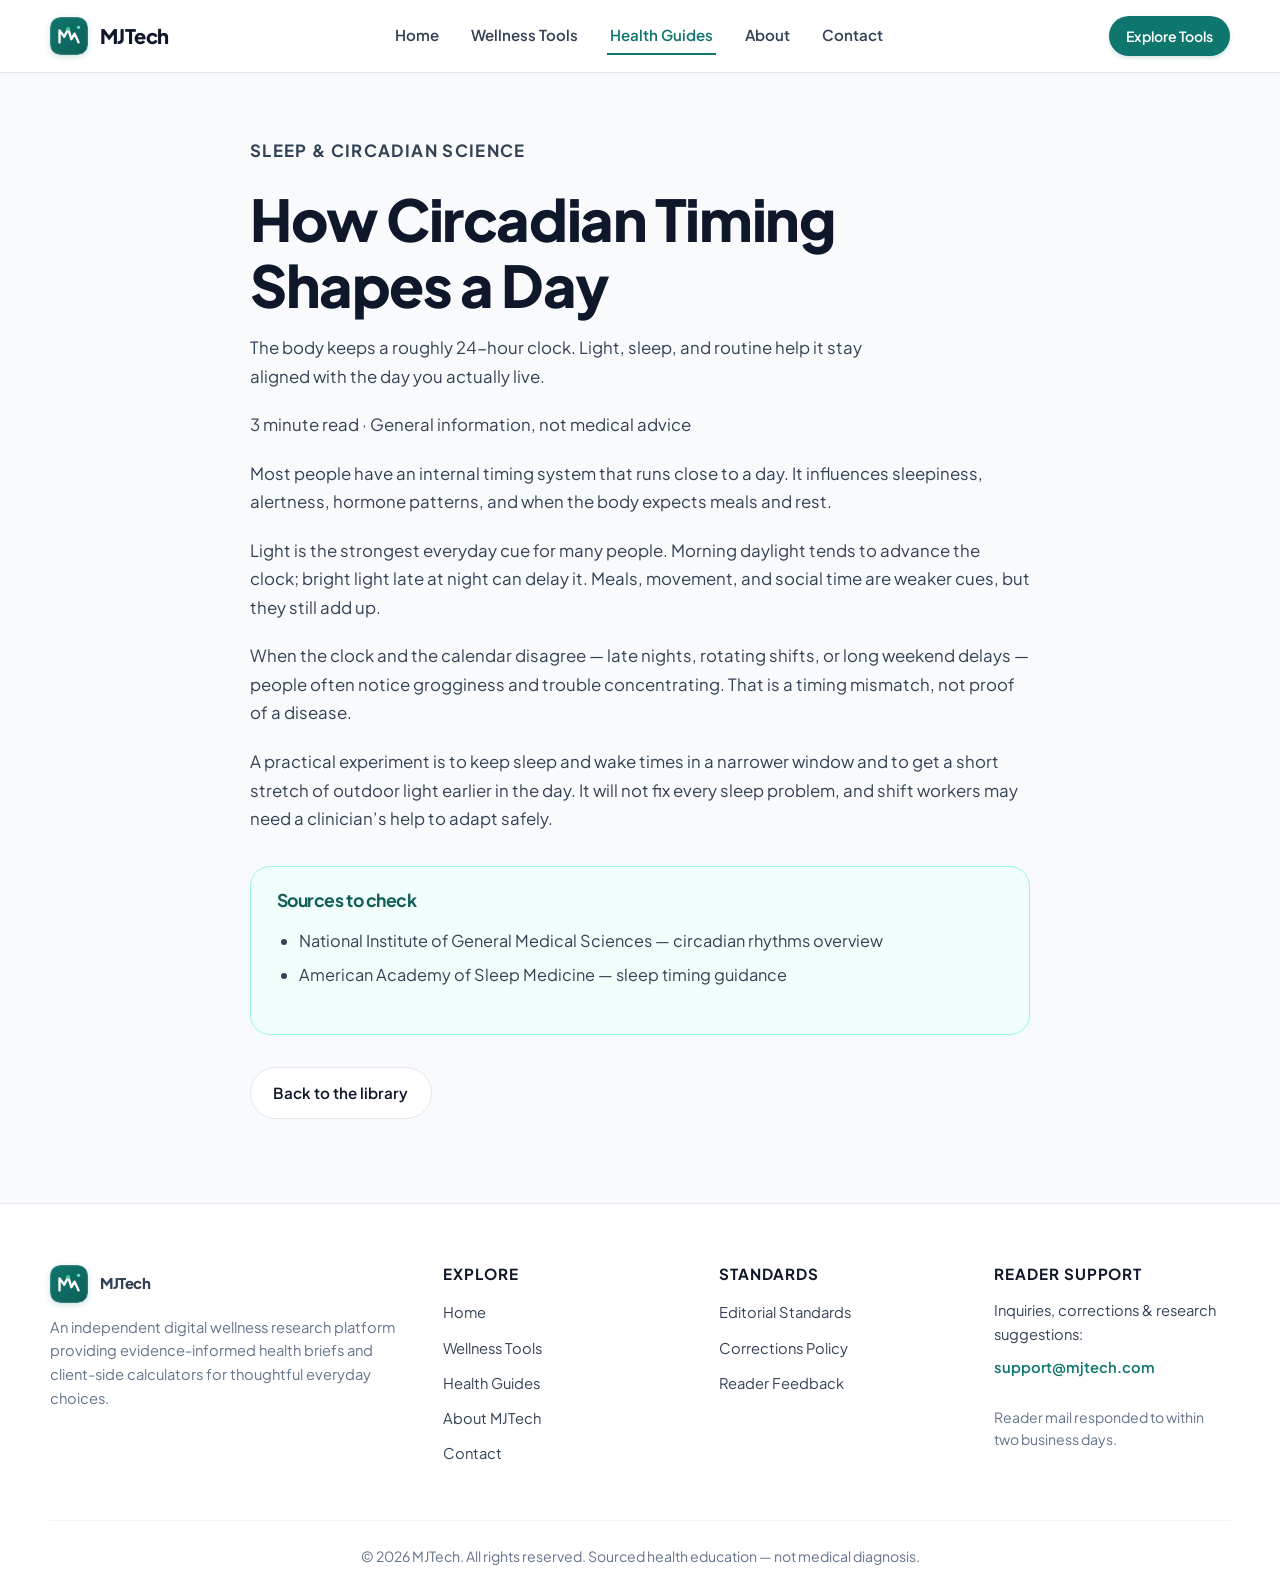
<file: pages/guide.html>
<!DOCTYPE html>
<html lang="en">
<head>
  <meta charset="UTF-8">
  <meta name="viewport" content="width=device-width, initial-scale=1">
  <title>Guide Reader | MJTech</title>
  <meta name="description" content="In-depth, sourced health and wellness briefs with clinical research citations.">
  <link rel="icon" href="../assets/images/logo.svg">
  <link rel="preconnect" href="https://fonts.googleapis.com">
  <link rel="preconnect" href="https://fonts.gstatic.com" crossorigin>
  <link href="https://fonts.googleapis.com/css2?family=Plus+Jakarta+Sans:wght@400;500;600;700;800&family=Lora:ital,wght@0,500;0,600;1,400&display=swap" rel="stylesheet">
  <link rel="stylesheet" href="../assets/css/styles.css">
</head>
<body>
  <a class="skip-link" href="#main">Skip to main content</a>
  <header class="site-header">
    <div class="wrap header-inner">
      <a class="brand" href="../index.html">
        <img src="../assets/images/logo.svg" alt="MJTech Logo" width="38" height="38">
        <span>MJTech</span>
      </a>
      <nav class="nav-primary" aria-label="Primary Navigation">
        <a href="../index.html">Home</a>
        <a href="tools.html">Wellness Tools</a>
        <a href="guides.html" aria-current="page">Health Guides</a>
        <a href="about.html">About</a>
        <a href="contact.html">Contact</a>
      </nav>
      <div class="header-cta">
        <a class="btn btn-primary btn-sm" href="tools.html">Explore Tools</a>
        <button class="menu-toggle" type="button" data-menu-toggle aria-expanded="false" aria-label="Toggle navigation menu">
          <span></span><span></span><span></span>
        </button>
      </div>
    </div>
    <nav class="mobile-nav wrap" data-mobile-nav aria-label="Mobile Navigation">
      <a href="../index.html">Home</a>
      <a href="tools.html">Wellness Tools</a>
      <a href="guides.html">Health Guides</a>
      <a href="about.html">About</a>
      <a href="contact.html">Contact</a>
    </nav>
  </header>

  <main id="main" class="section">
    <article class="wrap article" id="guide-article"></article>
  </main>

  <footer class="site-footer">
    <div class="wrap footer-grid">
      <div class="footer-brand">
        <a class="brand" href="../index.html">
          <img src="../assets/images/logo.svg" alt="MJTech Logo" width="36" height="36">
          <span>MJTech</span>
        </a>
        <p>An independent digital wellness research platform providing evidence-informed health briefs and client-side calculators for thoughtful everyday choices.</p>
      </div>
      <div>
        <h2>Explore</h2>
        <ul>
          <li><a href="../index.html">Home</a></li>
          <li><a href="tools.html">Wellness Tools</a></li>
          <li><a href="guides.html">Health Guides</a></li>
          <li><a href="about.html">About MJTech</a></li>
          <li><a href="contact.html">Contact</a></li>
        </ul>
      </div>
      <div>
        <h2>Standards</h2>
        <ul>
          <li><a href="about.html#sourcing">Editorial Standards</a></li>
          <li><a href="about.html#corrections">Corrections Policy</a></li>
          <li><a href="contact.html">Reader Feedback</a></li>
        </ul>
      </div>
      <div>
        <h2>Reader Support</h2>
        <p style="font-size:0.92rem;margin-bottom:0.5rem">Inquiries, corrections &amp; research suggestions:</p>
        <p><a href="mailto:support@mjtech.com" style="font-weight:600;color:var(--primary)">support@mjtech.com</a></p>
        <p class="fine-print" style="margin-top:0.6rem">Reader mail responded to within two business days.</p>
      </div>
    </div>
    <div class="wrap copyright">
      © <span data-year></span> MJTech. All rights reserved. Sourced health education — not medical diagnosis.
    </div>
  </footer>

  <script src="../assets/js/main.js"></script>
  <script src="../assets/js/guides.js"></script>
</body>
</html>
</file>
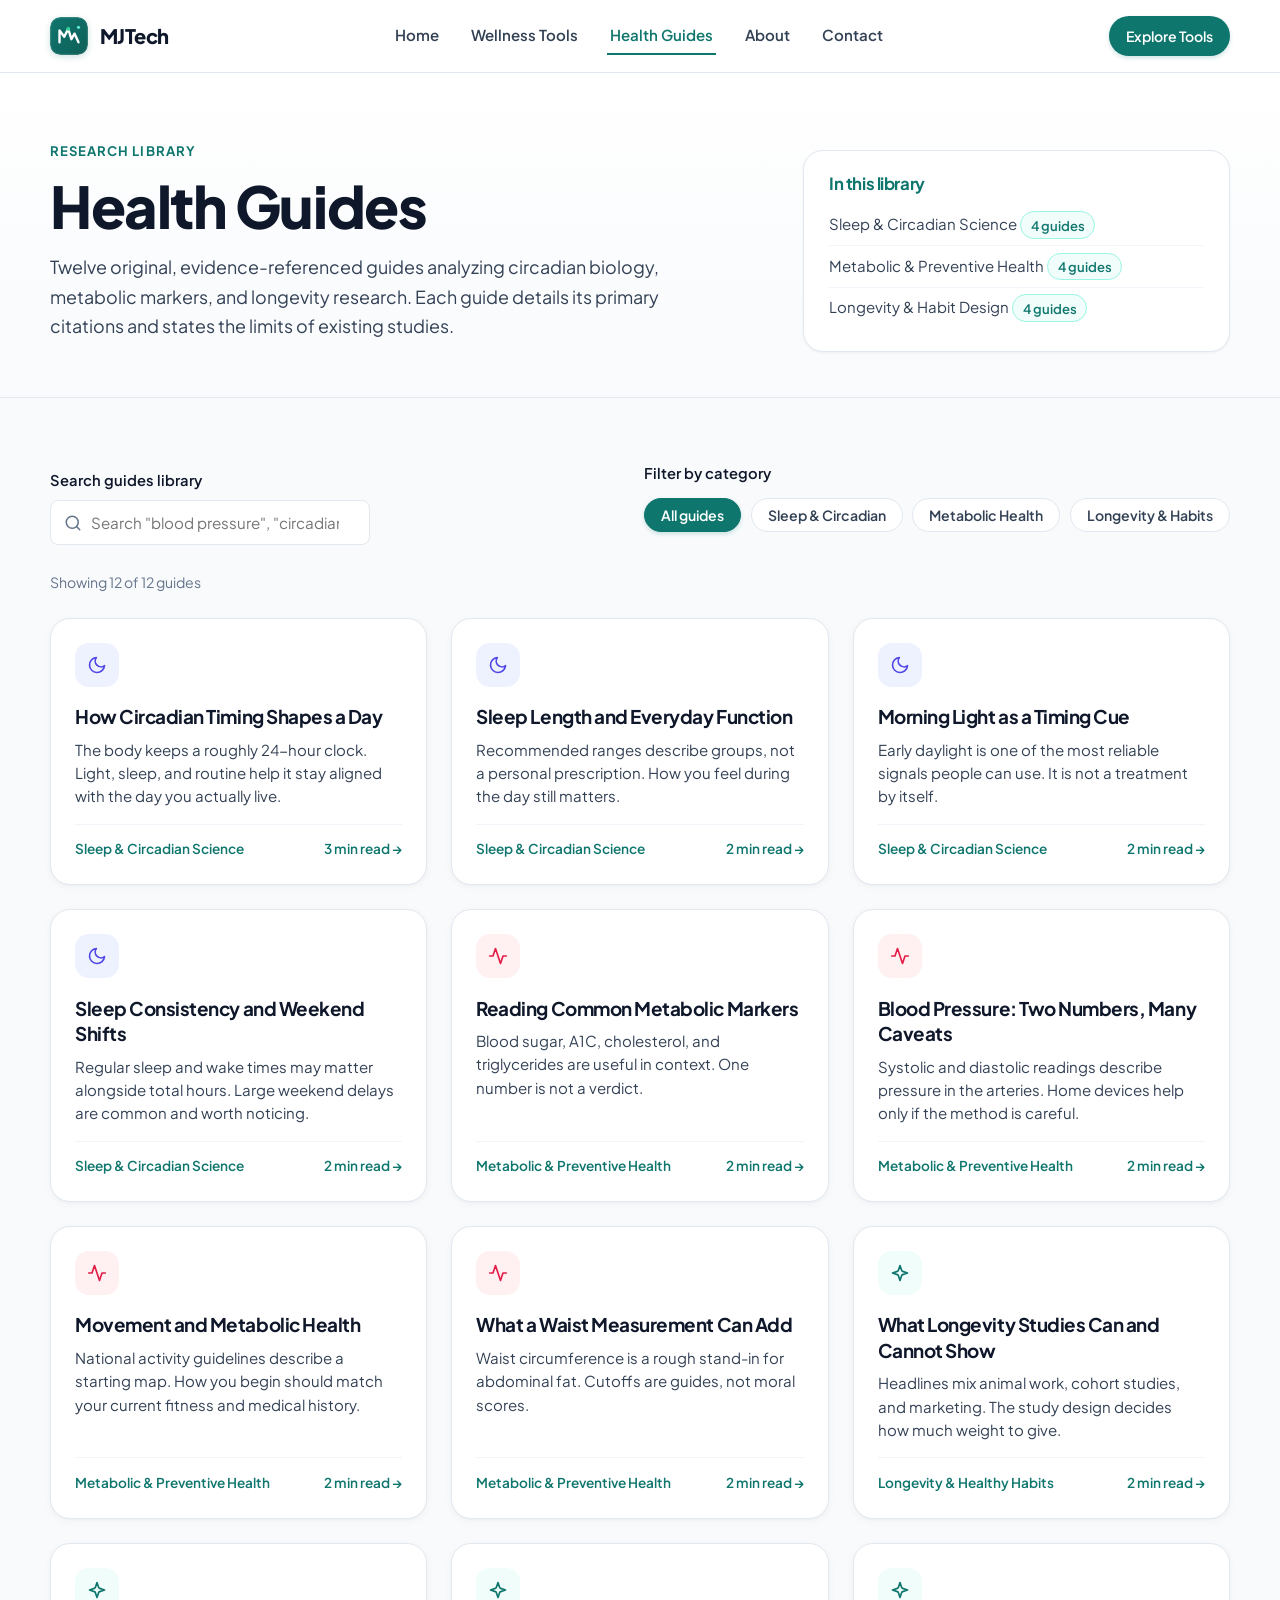
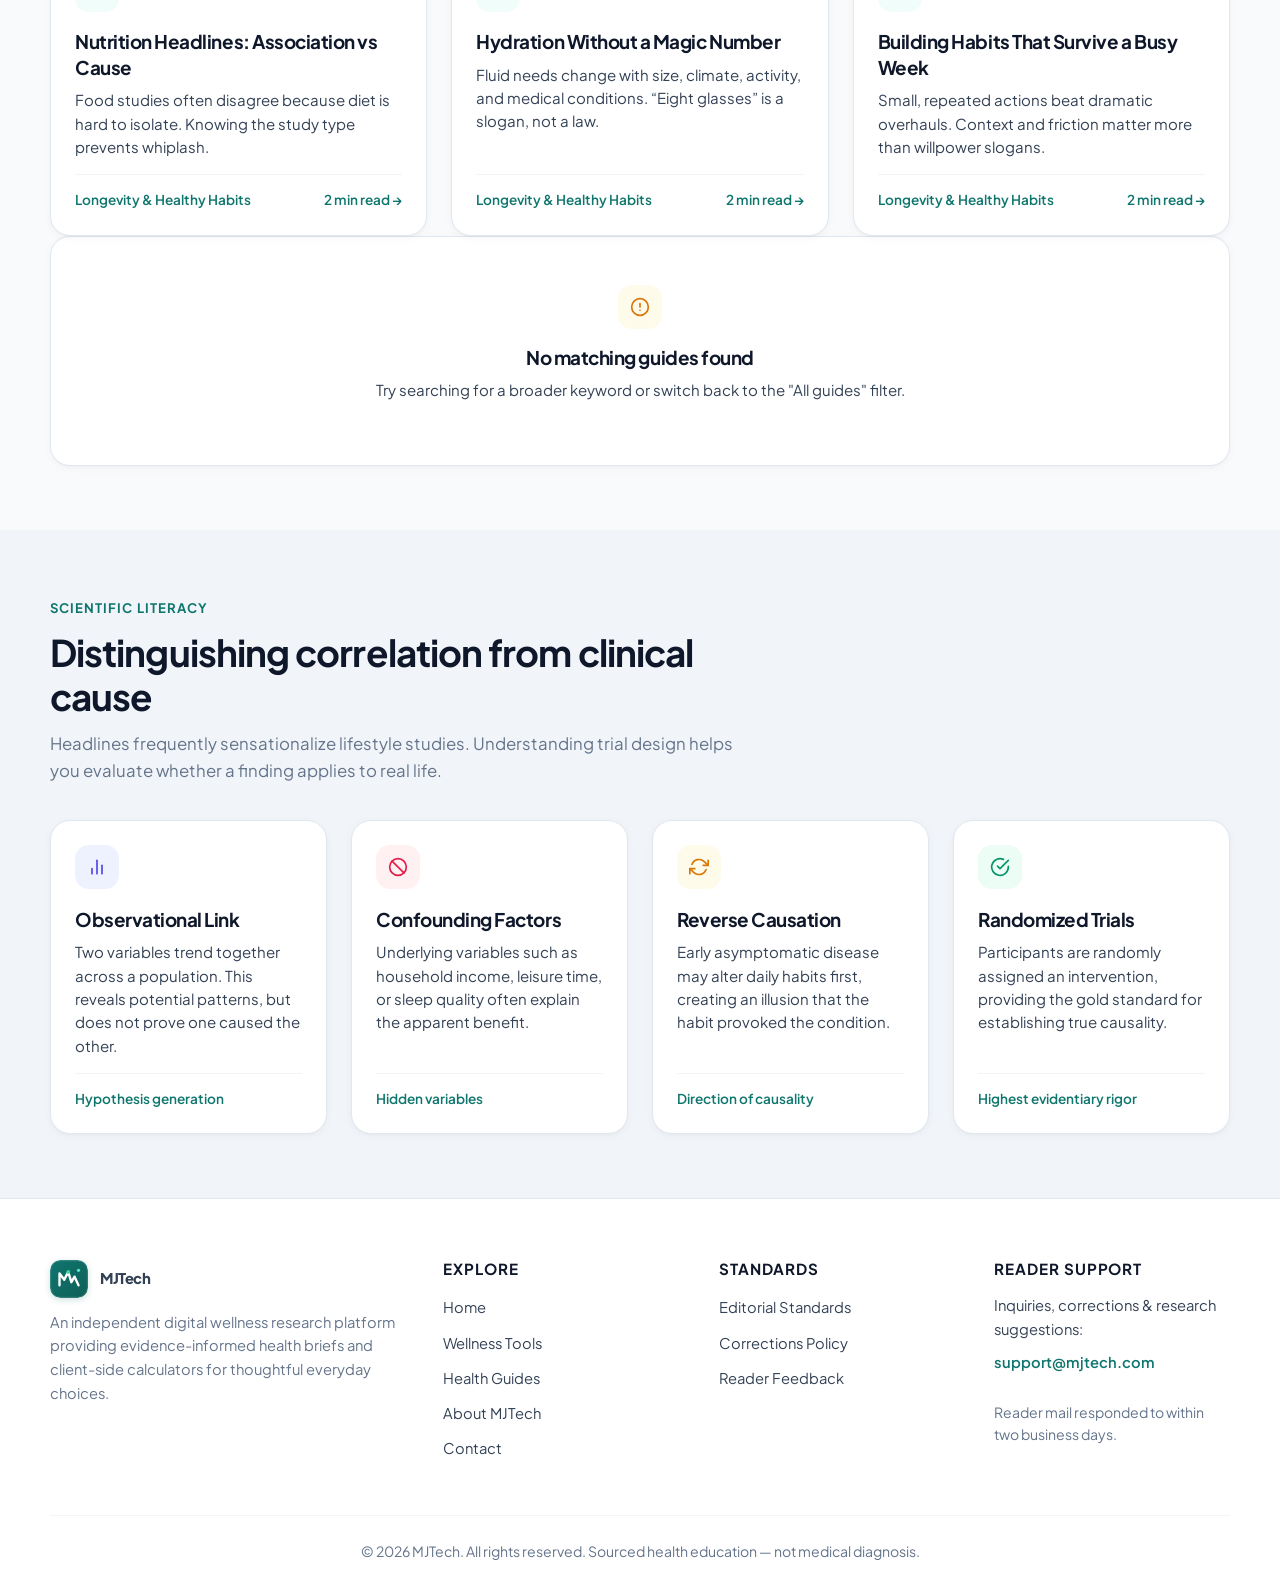
<file: pages/guides.html>
<!DOCTYPE html>
<html lang="en">
<head>
  <meta charset="UTF-8">
  <meta name="viewport" content="width=device-width, initial-scale=1">
  <title>Evidence-Based Health Guides | MJTech</title>
  <meta name="description" content="Explore peer-referenced research briefs on sleep timing, circadian rhythm, metabolic biomarkers, and healthy longevity.">
  <link rel="icon" href="../assets/images/logo.svg">
  <link rel="preconnect" href="https://fonts.googleapis.com">
  <link rel="preconnect" href="https://fonts.gstatic.com" crossorigin>
  <link href="https://fonts.googleapis.com/css2?family=Plus+Jakarta+Sans:wght@400;500;600;700;800&family=Lora:ital,wght@0,500;0,600;1,400&display=swap" rel="stylesheet">
  <link rel="stylesheet" href="../assets/css/styles.css">
</head>
<body>
  <a class="skip-link" href="#main">Skip to main content</a>
  <header class="site-header">
    <div class="wrap header-inner">
      <a class="brand" href="../index.html">
        <img src="../assets/images/logo.svg" alt="MJTech Logo" width="38" height="38">
        <span>MJTech</span>
      </a>
      <nav class="nav-primary" aria-label="Primary Navigation">
        <a href="../index.html">Home</a>
        <a href="tools.html">Wellness Tools</a>
        <a href="guides.html" aria-current="page">Health Guides</a>
        <a href="about.html">About</a>
        <a href="contact.html">Contact</a>
      </nav>
      <div class="header-cta">
        <a class="btn btn-primary btn-sm" href="tools.html">Explore Tools</a>
        <button class="menu-toggle" type="button" data-menu-toggle aria-expanded="false" aria-label="Toggle navigation menu">
          <span></span><span></span><span></span>
        </button>
      </div>
    </div>
    <nav class="mobile-nav wrap" data-mobile-nav aria-label="Mobile Navigation">
      <a href="../index.html">Home</a>
      <a href="tools.html">Wellness Tools</a>
      <a href="guides.html" aria-current="page">Health Guides</a>
      <a href="about.html">About</a>
      <a href="contact.html">Contact</a>
    </nav>
  </header>

  <main id="main">
    <section class="page-hero">
      <div class="wrap page-hero-grid">
        <div>
          <span class="eyebrow">Research Library</span>
          <h1>Health Guides</h1>
          <p class="lede">Twelve original, evidence-referenced guides analyzing circadian biology, metabolic markers, and longevity research. Each guide details its primary citations and states the limits of existing studies.</p>
        </div>
        <div class="stat-box">
          <h3>In this library</h3>
          <ul>
            <li>
              <span>Sleep &amp; Circadian Science</span>
              <span class="trust-badge" style="padding:0.15rem 0.6rem;">4 guides</span>
            </li>
            <li>
              <span>Metabolic &amp; Preventive Health</span>
              <span class="trust-badge" style="padding:0.15rem 0.6rem;">4 guides</span>
            </li>
            <li>
              <span>Longevity &amp; Habit Design</span>
              <span class="trust-badge" style="padding:0.15rem 0.6rem;">4 guides</span>
            </li>
          </ul>
        </div>
      </div>
    </section>

    <section class="section">
      <div class="wrap">
        <div class="search-row">
          <div class="field">
            <label for="guide-search">Search guides library</label>
            <div style="position:relative;">
              <input id="guide-search" type="search" placeholder='Search "blood pressure", "circadian", "habits"…' style="padding-left:2.5rem;width:100%;">
              <svg class="icon" style="position:absolute;left:0.85rem;top:50%;transform:translateY(-50%);color:var(--muted);width:18px;height:18px;" viewBox="0 0 24 24"><circle cx="11" cy="11" r="8"></circle><line x1="21" y1="21" x2="16.65" y2="16.65"></line></svg>
            </div>
          </div>
          <div>
            <label style="display:block;margin-bottom:0.45rem;">Filter by category</label>
            <div class="filters">
              <button class="chip active" type="button" data-filter="all">All guides</button>
              <button class="chip" type="button" data-filter="sleep">Sleep &amp; Circadian</button>
              <button class="chip" type="button" data-filter="metabolic">Metabolic Health</button>
              <button class="chip" type="button" data-filter="longevity">Longevity &amp; Habits</button>
            </div>
          </div>
        </div>

        <p id="guide-count" class="fine-print" style="margin-bottom:1.5rem;">Showing 12 of 12 guides</p>

        <!-- Dynamic Guides Cards Grid -->
        <div class="cards" id="guide-list"></div>

        <div class="card" id="guide-empty" style="text-align:center;padding:3rem 1.5rem;" hidden>
          <div class="icon-badge amber" style="margin:0 auto 1rem;">
            <svg class="icon" viewBox="0 0 24 24"><circle cx="12" cy="12" r="10"></circle><line x1="12" y1="8" x2="12" y2="12"></line><line x1="12" y1="16" x2="12.01" y2="16"></line></svg>
          </div>
          <h3>No matching guides found</h3>
          <p>Try searching for a broader keyword or switch back to the "All guides" filter.</p>
        </div>
      </div>
    </section>

    <!-- Scientific Literacy Section -->
    <section class="section section-muted">
      <div class="wrap">
        <div class="section-head">
          <span class="eyebrow">Scientific Literacy</span>
          <h2>Distinguishing correlation from clinical cause</h2>
          <p>Headlines frequently sensationalize lifestyle studies. Understanding trial design helps you evaluate whether a finding applies to real life.</p>
        </div>
        <div class="grid-4">
          <article class="card">
            <div class="icon-badge indigo">
              <svg class="icon" viewBox="0 0 24 24"><line x1="18" y1="20" x2="18" y2="10"></line><line x1="12" y1="20" x2="12" y2="4"></line><line x1="6" y1="20" x2="6" y2="14"></line></svg>
            </div>
            <h3>Observational Link</h3>
            <p>Two variables trend together across a population. This reveals potential patterns, but does not prove one caused the other.</p>
            <span class="meta">Hypothesis generation</span>
          </article>

          <article class="card">
            <div class="icon-badge rose">
              <svg class="icon" viewBox="0 0 24 24"><circle cx="12" cy="12" r="10"></circle><line x1="4.93" y1="4.93" x2="19.07" y2="19.07"></line></svg>
            </div>
            <h3>Confounding Factors</h3>
            <p>Underlying variables such as household income, leisure time, or sleep quality often explain the apparent benefit.</p>
            <span class="meta">Hidden variables</span>
          </article>

          <article class="card">
            <div class="icon-badge amber">
              <svg class="icon" viewBox="0 0 24 24"><polyline points="23 4 23 10 17 10"></polyline><polyline points="1 20 1 14 7 14"></polyline><path d="M3.51 9a9 9 0 0 1 14.85-3.36L23 10M1 14l4.64 4.36A9 9 0 0 0 20.49 15"></path></svg>
            </div>
            <h3>Reverse Causation</h3>
            <p>Early asymptomatic disease may alter daily habits first, creating an illusion that the habit provoked the condition.</p>
            <span class="meta">Direction of causality</span>
          </article>

          <article class="card">
            <div class="icon-badge emerald">
              <svg class="icon" viewBox="0 0 24 24"><path d="M22 11.08V12a10 10 0 1 1-5.93-9.14"></path><polyline points="22 4 12 14.01 9 11.01"></polyline></svg>
            </div>
            <h3>Randomized Trials</h3>
            <p>Participants are randomly assigned an intervention, providing the gold standard for establishing true causality.</p>
            <span class="meta">Highest evidentiary rigor</span>
          </article>
        </div>
      </div>
    </section>
  </main>

  <footer class="site-footer">
    <div class="wrap footer-grid">
      <div class="footer-brand">
        <a class="brand" href="../index.html">
          <img src="../assets/images/logo.svg" alt="MJTech Logo" width="36" height="36">
          <span>MJTech</span>
        </a>
        <p>An independent digital wellness research platform providing evidence-informed health briefs and client-side calculators for thoughtful everyday choices.</p>
      </div>
      <div>
        <h2>Explore</h2>
        <ul>
          <li><a href="../index.html">Home</a></li>
          <li><a href="tools.html">Wellness Tools</a></li>
          <li><a href="guides.html">Health Guides</a></li>
          <li><a href="about.html">About MJTech</a></li>
          <li><a href="contact.html">Contact</a></li>
        </ul>
      </div>
      <div>
        <h2>Standards</h2>
        <ul>
          <li><a href="about.html#sourcing">Editorial Standards</a></li>
          <li><a href="about.html#corrections">Corrections Policy</a></li>
          <li><a href="contact.html">Reader Feedback</a></li>
        </ul>
      </div>
      <div>
        <h2>Reader Support</h2>
        <p style="font-size:0.92rem;margin-bottom:0.5rem">Inquiries, corrections &amp; research suggestions:</p>
        <p><a href="mailto:support@mjtech.com" style="font-weight:600;color:var(--primary)">support@mjtech.com</a></p>
        <p class="fine-print" style="margin-top:0.6rem">Reader mail responded to within two business days.</p>
      </div>
    </div>
    <div class="wrap copyright">
      © <span data-year></span> MJTech. All rights reserved. Sourced health education — not medical diagnosis.
    </div>
  </footer>

  <script src="../assets/js/main.js"></script>
  <script src="../assets/js/guides.js"></script>
</body>
</html>
</file>
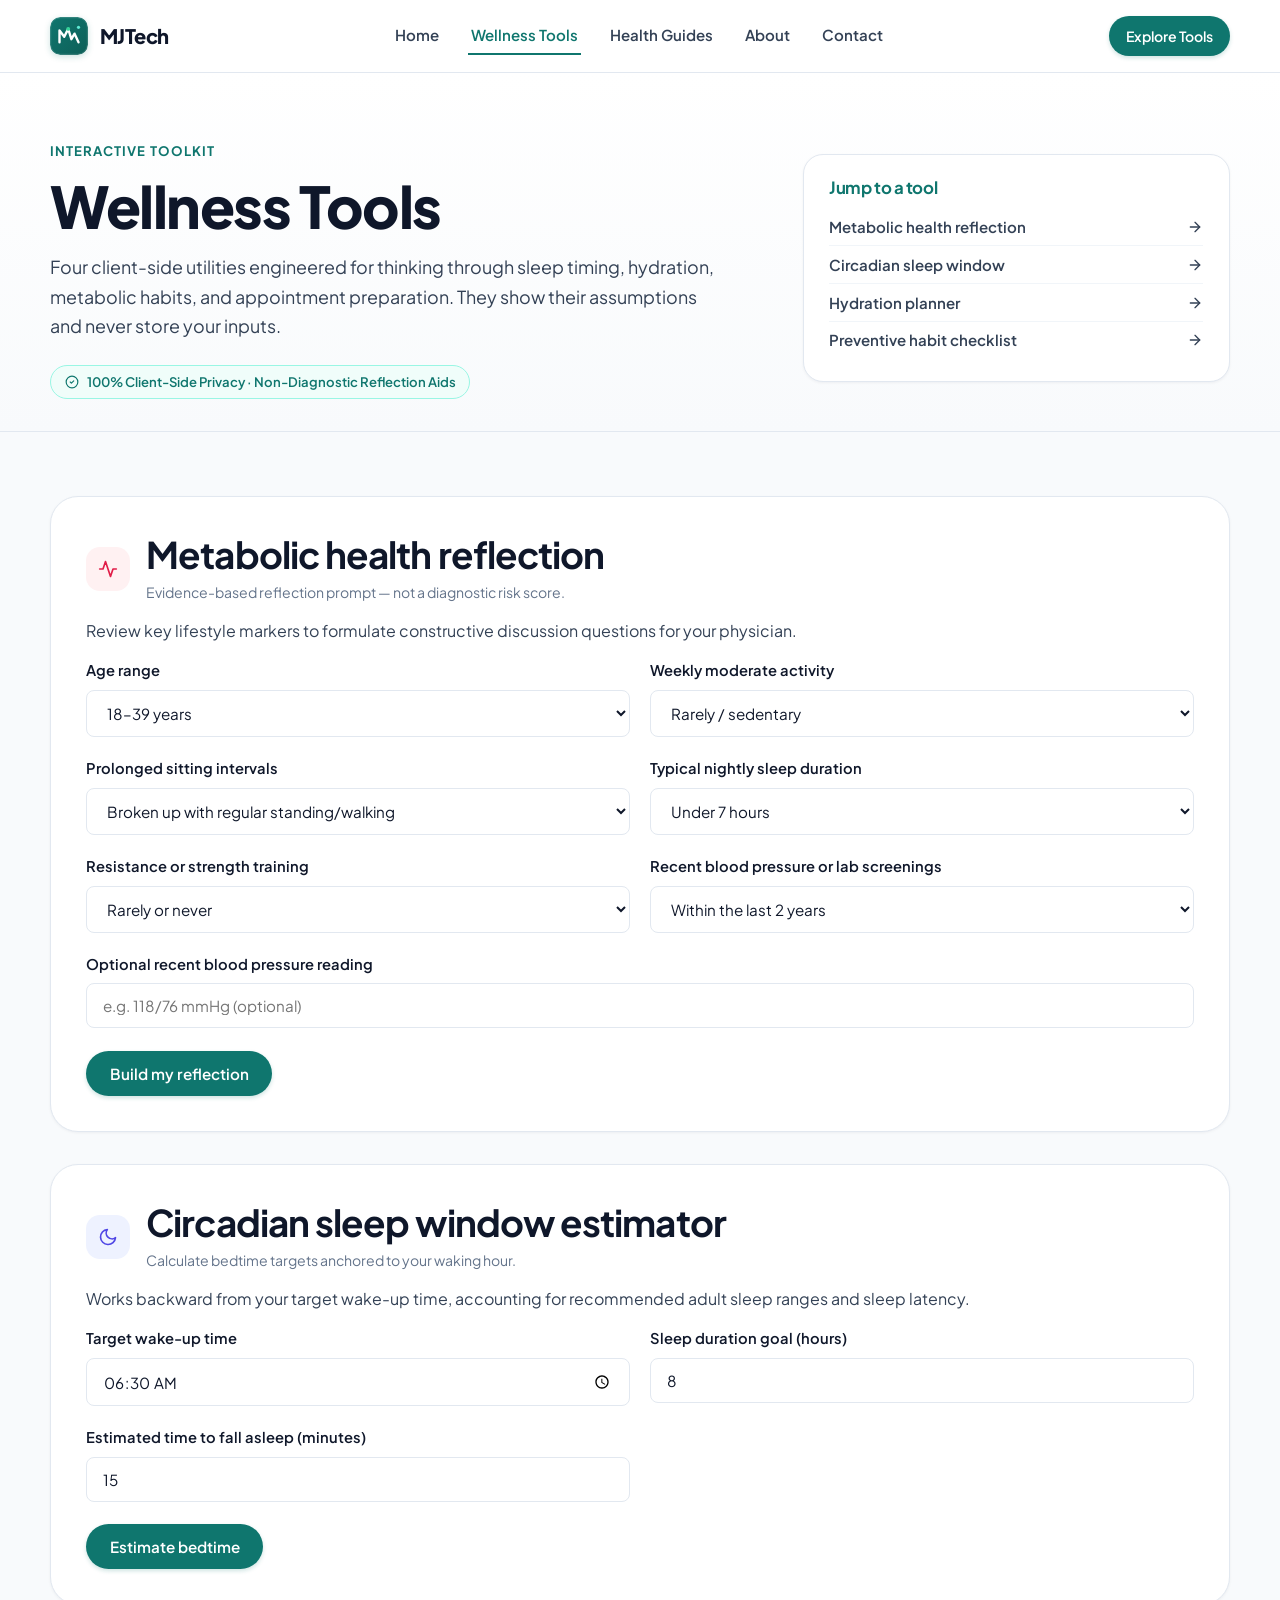
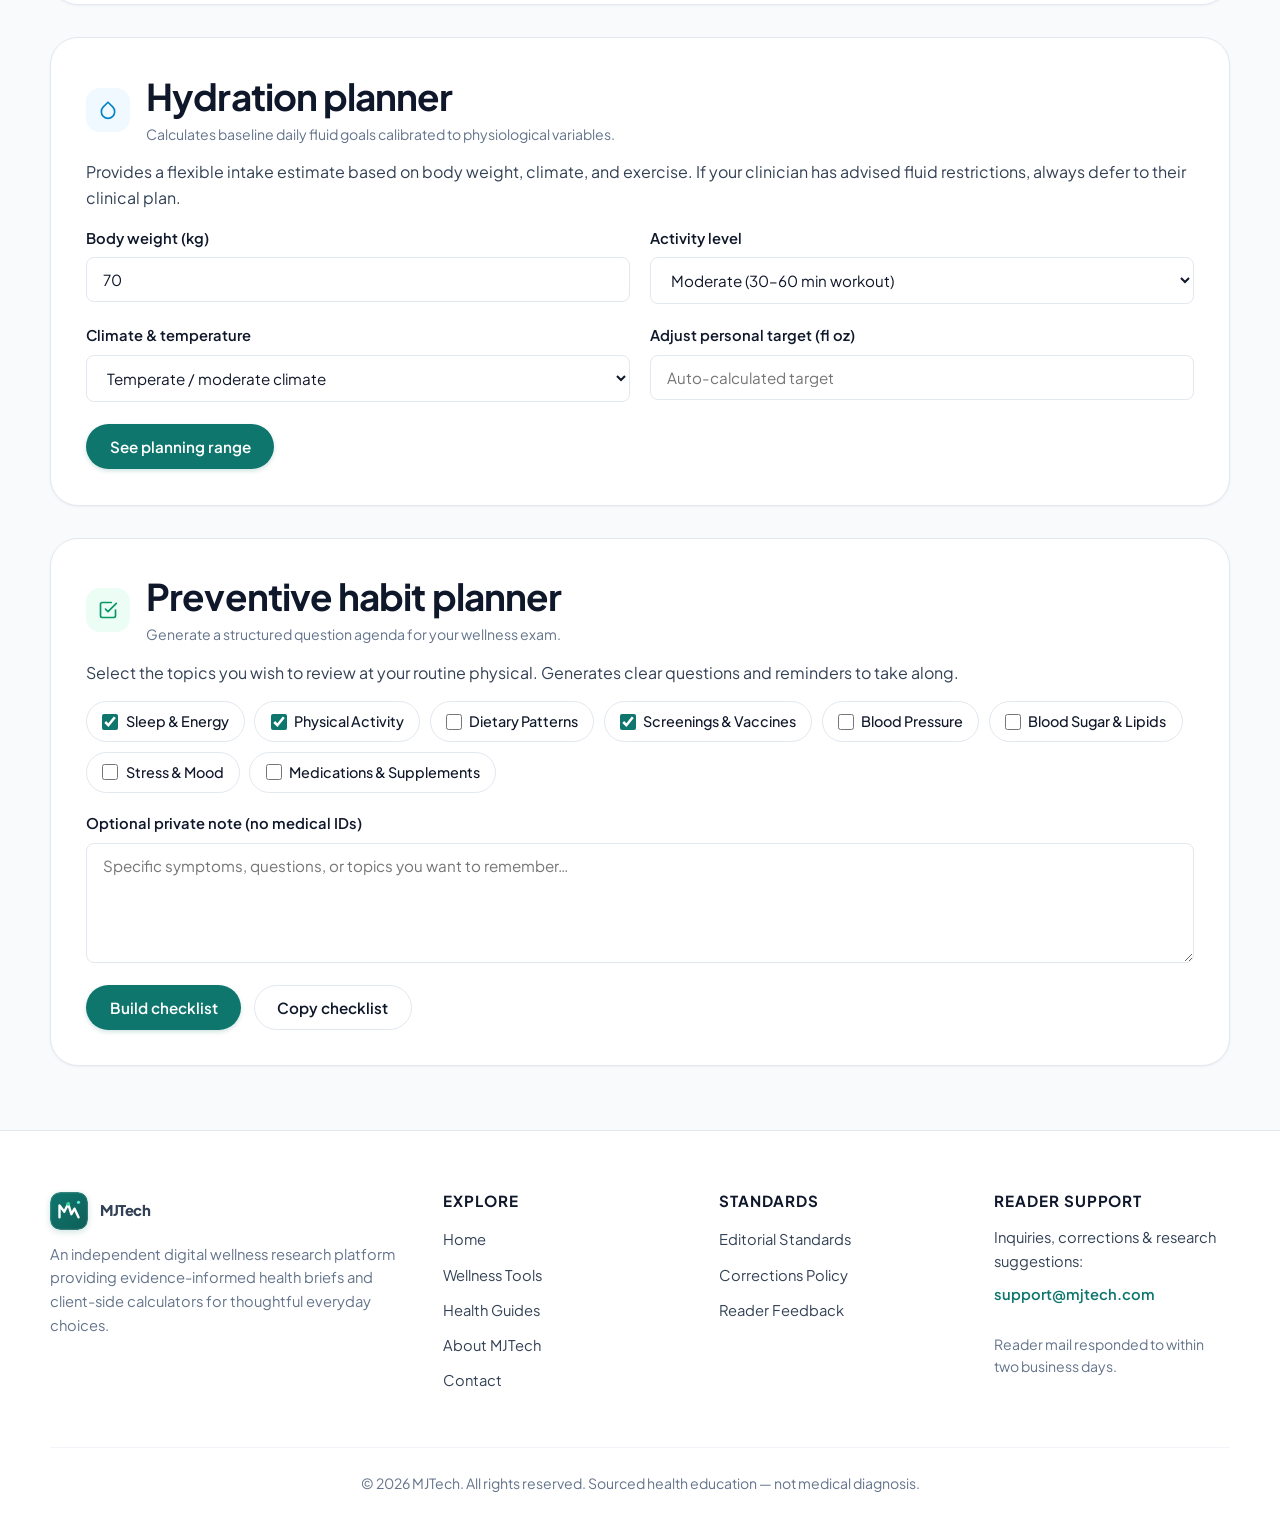
<file: pages/tools.html>
<!DOCTYPE html>
<html lang="en">
<head>
  <meta charset="UTF-8">
  <meta name="viewport" content="width=device-width, initial-scale=1">
  <title>Wellness Tools &amp; Calculators | MJTech</title>
  <meta name="description" content="Science-backed wellness calculators for circadian sleep windows, daily hydration targets, metabolic reflection, and clinician appointment checklists.">
  <link rel="icon" href="../assets/images/logo.svg">
  <link rel="preconnect" href="https://fonts.googleapis.com">
  <link rel="preconnect" href="https://fonts.gstatic.com" crossorigin>
  <link href="https://fonts.googleapis.com/css2?family=Plus+Jakarta+Sans:wght@400;500;600;700;800&family=Lora:ital,wght@0,500;0,600;1,400&display=swap" rel="stylesheet">
  <link rel="stylesheet" href="../assets/css/styles.css">
</head>
<body>
  <a class="skip-link" href="#main">Skip to main content</a>
  <header class="site-header">
    <div class="wrap header-inner">
      <a class="brand" href="../index.html">
        <img src="../assets/images/logo.svg" alt="MJTech Logo" width="38" height="38">
        <span>MJTech</span>
      </a>
      <nav class="nav-primary" aria-label="Primary Navigation">
        <a href="../index.html">Home</a>
        <a href="tools.html" aria-current="page">Wellness Tools</a>
        <a href="guides.html">Health Guides</a>
        <a href="about.html">About</a>
        <a href="contact.html">Contact</a>
      </nav>
      <div class="header-cta">
        <a class="btn btn-primary btn-sm" href="tools.html">Explore Tools</a>
        <button class="menu-toggle" type="button" data-menu-toggle aria-expanded="false" aria-label="Toggle navigation menu">
          <span></span><span></span><span></span>
        </button>
      </div>
    </div>
    <nav class="mobile-nav wrap" data-mobile-nav aria-label="Mobile Navigation">
      <a href="../index.html">Home</a>
      <a href="tools.html" aria-current="page">Wellness Tools</a>
      <a href="guides.html">Health Guides</a>
      <a href="about.html">About</a>
      <a href="contact.html">Contact</a>
    </nav>
  </header>

  <main id="main">
    <section class="page-hero">
      <div class="wrap page-hero-grid">
        <div>
          <span class="eyebrow">Interactive Toolkit</span>
          <h1>Wellness Tools</h1>
          <p class="lede">Four client-side utilities engineered for thinking through sleep timing, hydration, metabolic habits, and appointment preparation. They show their assumptions and never store your inputs.</p>
          <div class="fine-print">
            <span class="trust-badge">
              <svg class="icon" style="width:14px;height:14px;" viewBox="0 0 24 24"><path d="m9 12 2 2 4-4"></path><circle cx="12" cy="12" r="10"></circle></svg>
              100% Client-Side Privacy · Non-Diagnostic Reflection Aids
            </span>
          </div>
        </div>
        <div class="stat-box">
          <h3>Jump to a tool</h3>
          <ul>
            <li>
              <a href="#metabolic">
                <span>Metabolic health reflection</span>
                <svg class="icon" style="width:16px;height:16px;" viewBox="0 0 24 24"><path d="M5 12h14"></path><path d="m12 5 7 7-7 7"></path></svg>
              </a>
            </li>
            <li>
              <a href="#sleep">
                <span>Circadian sleep window</span>
                <svg class="icon" style="width:16px;height:16px;" viewBox="0 0 24 24"><path d="M5 12h14"></path><path d="m12 5 7 7-7 7"></path></svg>
              </a>
            </li>
            <li>
              <a href="#hydration">
                <span>Hydration planner</span>
                <svg class="icon" style="width:16px;height:16px;" viewBox="0 0 24 24"><path d="M5 12h14"></path><path d="m12 5 7 7-7 7"></path></svg>
              </a>
            </li>
            <li>
              <a href="#planner">
                <span>Preventive habit checklist</span>
                <svg class="icon" style="width:16px;height:16px;" viewBox="0 0 24 24"><path d="M5 12h14"></path><path d="m12 5 7 7-7 7"></path></svg>
              </a>
            </li>
          </ul>
        </div>
      </div>
    </section>

    <section class="section">
      <div class="wrap" style="display:grid;gap:2rem;">
        
        <!-- Tool 1: Metabolic -->
        <article class="tool-panel" id="metabolic">
          <div style="display:flex;align-items:center;gap:1rem;margin-bottom:0.8rem;">
            <div class="icon-badge rose" style="margin-bottom:0;">
              <svg class="icon" viewBox="0 0 24 24"><polyline points="22 12 18 12 15 21 9 3 6 12 2 12"></polyline></svg>
            </div>
            <div>
              <h2 style="margin:0 0 0.2rem;">Metabolic health reflection</h2>
              <p class="fine-print" style="margin:0;">Evidence-based reflection prompt — not a diagnostic risk score.</p>
            </div>
          </div>
          <p>Review key lifestyle markers to formulate constructive discussion questions for your physician.</p>
          <form id="metabolic-form">
            <div class="form-grid">
              <div class="field">
                <label for="age">Age range</label>
                <select id="age" name="age" required>
                  <option value="18-39">18–39 years</option>
                  <option value="40-49">40–49 years</option>
                  <option value="50plus">50 or older</option>
                </select>
              </div>
              <div class="field">
                <label for="activity">Weekly moderate activity</label>
                <select id="activity" name="activity" required>
                  <option value="low">Rarely / sedentary</option>
                  <option value="mid">1–2 days per week</option>
                  <option value="high">3+ days per week (meets guidelines)</option>
                </select>
              </div>
              <div class="field">
                <label for="sitting">Prolonged sitting intervals</label>
                <select id="sitting" name="sitting" required>
                  <option value="low">Broken up with regular standing/walking</option>
                  <option value="high">Continuous sitting most of the workday</option>
                </select>
              </div>
              <div class="field">
                <label for="msleep">Typical nightly sleep duration</label>
                <select id="msleep" name="msleep" required>
                  <option value="short">Under 7 hours</option>
                  <option value="ok">7–9 hours</option>
                  <option value="long">Over 9 hours or irregular</option>
                </select>
              </div>
              <div class="field">
                <label for="strength">Resistance or strength training</label>
                <select id="strength" name="strength" required>
                  <option value="rare">Rarely or never</option>
                  <option value="some">1–2 sessions weekly</option>
                </select>
              </div>
              <div class="field">
                <label for="checks">Recent blood pressure or lab screenings</label>
                <select id="checks" name="checks" required>
                  <option value="recent">Within the last 2 years</option>
                  <option value="unsure">Unsure or overdue</option>
                </select>
              </div>
              <div class="field full">
                <label for="bp">Optional recent blood pressure reading</label>
                <input id="bp" name="bp" placeholder="e.g. 118/76 mmHg (optional)">
              </div>
            </div>
            <div class="form-actions">
              <button class="btn btn-primary" type="submit">Build my reflection</button>
            </div>
          </form>
          <div class="result" id="metabolic-result"></div>
        </article>

        <!-- Tool 2: Sleep Window -->
        <article class="tool-panel" id="sleep">
          <div style="display:flex;align-items:center;gap:1rem;margin-bottom:0.8rem;">
            <div class="icon-badge indigo" style="margin-bottom:0;">
              <svg class="icon" viewBox="0 0 24 24"><path d="M21 12.79A9 9 0 1 1 11.21 3 7 7 0 0 0 21 12.79z"></path></svg>
            </div>
            <div>
              <h2 style="margin:0 0 0.2rem;">Circadian sleep window estimator</h2>
              <p class="fine-print" style="margin:0;">Calculate bedtime targets anchored to your waking hour.</p>
            </div>
          </div>
          <p>Works backward from your target wake-up time, accounting for recommended adult sleep ranges and sleep latency.</p>
          <form id="sleep-form">
            <div class="form-grid">
              <div class="field">
                <label for="wake-time">Target wake-up time</label>
                <input id="wake-time" type="time" value="06:30" required>
              </div>
              <div class="field">
                <label for="sleep-hours">Sleep duration goal (hours)</label>
                <input id="sleep-hours" type="number" min="4" max="12" step="0.5" value="8" required>
              </div>
              <div class="field">
                <label for="fall-asleep">Estimated time to fall asleep (minutes)</label>
                <input id="fall-asleep" type="number" min="0" max="120" value="15" required>
              </div>
            </div>
            <div class="form-actions">
              <button class="btn btn-primary" type="submit">Estimate bedtime</button>
            </div>
          </form>
          <div class="result" id="sleep-result"></div>
        </article>

        <!-- Tool 3: Hydration Planner -->
        <article class="tool-panel" id="hydration">
          <div style="display:flex;align-items:center;gap:1rem;margin-bottom:0.8rem;">
            <div class="icon-badge sky" style="margin-bottom:0;">
              <svg class="icon" viewBox="0 0 24 24"><path d="M12 2.69l5.66 5.66a8 8 0 1 1-11.31 0z"></path></svg>
            </div>
            <div>
              <h2 style="margin:0 0 0.2rem;">Hydration planner</h2>
              <p class="fine-print" style="margin:0;">Calculates baseline daily fluid goals calibrated to physiological variables.</p>
            </div>
          </div>
          <p>Provides a flexible intake estimate based on body weight, climate, and exercise. If your clinician has advised fluid restrictions, always defer to their clinical plan.</p>
          <form id="hydration-form">
            <div class="form-grid">
              <div class="field">
                <label for="weight-kg">Body weight (kg)</label>
                <input id="weight-kg" type="number" min="30" max="250" step="0.5" value="70" required>
              </div>
              <div class="field">
                <label for="hydro-activity">Activity level</label>
                <select id="hydro-activity">
                  <option value="light">Light (primarily desk / walking)</option>
                  <option value="moderate" selected>Moderate (30–60 min workout)</option>
                  <option value="high">High (intense / heavy perspiration)</option>
                </select>
              </div>
              <div class="field">
                <label for="climate">Climate &amp; temperature</label>
                <select id="climate">
                  <option value="temperate" selected>Temperate / moderate climate</option>
                  <option value="hot">Hot or humid environment</option>
                </select>
              </div>
              <div class="field">
                <label for="custom-oz">Adjust personal target (fl oz)</label>
                <input id="custom-oz" type="number" min="20" max="200" placeholder="Auto-calculated target">
              </div>
            </div>
            <div class="form-actions">
              <button class="btn btn-primary" type="submit">See planning range</button>
            </div>
          </form>
          <div class="result" id="hydration-result"></div>
        </article>

        <!-- Tool 4: Habit Planner -->
        <article class="tool-panel" id="planner">
          <div style="display:flex;align-items:center;gap:1rem;margin-bottom:0.8rem;">
            <div class="icon-badge emerald" style="margin-bottom:0;">
              <svg class="icon" viewBox="0 0 24 24"><path d="m9 11 3 3L22 4"></path><path d="M21 12v7a2 2 0 0 1-2 2H5a2 2 0 0 1-2-2V5a2 2 0 0 1 2-2h11"></path></svg>
            </div>
            <div>
              <h2 style="margin:0 0 0.2rem;">Preventive habit planner</h2>
              <p class="fine-print" style="margin:0;">Generate a structured question agenda for your wellness exam.</p>
            </div>
          </div>
          <p>Select the topics you wish to review at your routine physical. Generates clear questions and reminders to take along.</p>
          <form id="planner-form">
            <div class="topic-toggles">
              <label><input type="checkbox" name="topic" value="sleep" checked> Sleep &amp; Energy</label>
              <label><input type="checkbox" name="topic" value="activity" checked> Physical Activity</label>
              <label><input type="checkbox" name="topic" value="eating"> Dietary Patterns</label>
              <label><input type="checkbox" name="topic" value="screenings" checked> Screenings &amp; Vaccines</label>
              <label><input type="checkbox" name="topic" value="pressure"> Blood Pressure</label>
              <label><input type="checkbox" name="topic" value="labs"> Blood Sugar &amp; Lipids</label>
              <label><input type="checkbox" name="topic" value="mood"> Stress &amp; Mood</label>
              <label><input type="checkbox" name="topic" value="meds"> Medications &amp; Supplements</label>
            </div>
            <div class="field" style="margin-top:1.2rem">
              <label for="planner-notes">Optional private note (no medical IDs)</label>
              <textarea id="planner-notes" placeholder="Specific symptoms, questions, or topics you want to remember…"></textarea>
            </div>
            <div class="form-actions">
              <button class="btn btn-primary" type="submit">Build checklist</button>
              <button class="btn btn-ghost" type="button" id="copy-plan">Copy checklist</button>
            </div>
          </form>
          <div class="result" id="planner-result"></div>
        </article>

      </div>
    </section>
  </main>

  <footer class="site-footer">
    <div class="wrap footer-grid">
      <div class="footer-brand">
        <a class="brand" href="../index.html">
          <img src="../assets/images/logo.svg" alt="MJTech Logo" width="36" height="36">
          <span>MJTech</span>
        </a>
        <p>An independent digital wellness research platform providing evidence-informed health briefs and client-side calculators for thoughtful everyday choices.</p>
      </div>
      <div>
        <h2>Explore</h2>
        <ul>
          <li><a href="../index.html">Home</a></li>
          <li><a href="tools.html">Wellness Tools</a></li>
          <li><a href="guides.html">Health Guides</a></li>
          <li><a href="about.html">About MJTech</a></li>
          <li><a href="contact.html">Contact</a></li>
        </ul>
      </div>
      <div>
        <h2>Standards</h2>
        <ul>
          <li><a href="about.html#sourcing">Editorial Standards</a></li>
          <li><a href="about.html#corrections">Corrections Policy</a></li>
          <li><a href="contact.html">Reader Feedback</a></li>
        </ul>
      </div>
      <div>
        <h2>Reader Support</h2>
        <p style="font-size:0.92rem;margin-bottom:0.5rem">Inquiries, corrections &amp; research suggestions:</p>
        <p><a href="mailto:support@mjtech.com" style="font-weight:600;color:var(--primary)">support@mjtech.com</a></p>
        <p class="fine-print" style="margin-top:0.6rem">Reader mail responded to within two business days.</p>
      </div>
    </div>
    <div class="wrap copyright">
      © <span data-year></span> MJTech. All rights reserved. Sourced health education — not medical diagnosis.
    </div>
  </footer>

  <script src="../assets/js/main.js"></script>
  <script src="../assets/js/tools.js"></script>
</body>
</html>
</file>
<file: assets/css/styles.css>
/* ==========================================================================
   MJTech Design System & Stylesheet
   Modern, Evidence-Based Wellness & Health Research Platform
   ========================================================================== */

@import url('https://fonts.googleapis.com/css2?family=Plus+Jakarta+Sans:wght@400;500;600;700;800&family=Lora:ital,wght@0,500;0,600;1,400&display=swap');

:root {
  /* Color Palette */
  --bg: #f8fafc;
  --bg-subtle: #f1f5f9;
  --surface: #ffffff;
  --surface-alt: #fbfcfe;
  
  --ink: #0f172a;
  --ink-soft: #334155;
  --muted: #64748b;
  --line: #e2e8f0;
  --line-light: #f1f5f9;

  /* Primary Brand (Clinical / Wellness Teal) */
  --primary: #0f766e;
  --primary-hover: #115e59;
  --primary-soft: #f0fdfa;
  --primary-border: #99f6e4;

  /* Domain Accent Colors */
  --indigo: #4f46e5;
  --indigo-soft: #eef2ff;
  --emerald: #059669;
  --emerald-soft: #ecfdf5;
  --sky: #0284c7;
  --sky-soft: #f0f9ff;
  --rose: #e11d48;
  --rose-soft: #fff1f2;
  --amber: #d97706;
  --amber-soft: #fffbeb;

  /* Shadows */
  --shadow-sm: 0 1px 3px 0 rgba(15, 23, 42, 0.05);
  --shadow-md: 0 4px 6px -1px rgba(15, 23, 42, 0.06), 0 2px 4px -2px rgba(15, 23, 42, 0.04);
  --shadow-lg: 0 12px 20px -3px rgba(15, 23, 42, 0.08), 0 4px 6px -4px rgba(15, 23, 42, 0.03);
  --shadow-card: 0 2px 8px rgba(15, 23, 42, 0.04), 0 1px 2px rgba(15, 23, 42, 0.02);
  --shadow-hover: 0 16px 28px -6px rgba(15, 23, 42, 0.1), 0 6px 12px -3px rgba(15, 23, 42, 0.04);

  /* Border Radii */
  --radius-sm: 8px;
  --radius-md: 14px;
  --radius-lg: 20px;
  --radius-xl: 28px;
  --radius-full: 9999px;

  /* Layout */
  --header-height: 72px;
  --container-max: 1180px;

  /* Typography */
  --font-sans: 'Plus Jakarta Sans', system-ui, -apple-system, BlinkMacSystemFont, 'Segoe UI', Roboto, sans-serif;
  --font-serif: 'Lora', Georgia, serif;
}

*,
*::before,
*::after {
  box-sizing: border-box;
}

html {
  scroll-behavior: smooth;
  -webkit-font-smoothing: antialiased;
  -moz-osx-font-smoothing: grayscale;
}

body {
  margin: 0;
  font-family: var(--font-sans);
  color: var(--ink-soft);
  background: var(--bg);
  line-height: 1.6;
  min-height: 100vh;
  display: flex;
  flex-direction: column;
}

main {
  flex: 1 0 auto;
}

img {
  max-width: 100%;
  height: auto;
  display: block;
}

a {
  color: inherit;
  text-decoration: none;
}

/* Accessibility Skip Link */
.skip-link {
  position: absolute;
  left: 1.5rem;
  top: -60px;
  background: var(--primary);
  color: #ffffff;
  padding: 0.6rem 1.2rem;
  font-weight: 600;
  border-radius: var(--radius-sm);
  z-index: 100;
  transition: top 0.2s ease;
}

.skip-link:focus {
  top: 1rem;
}

/* Container */
.wrap {
  width: min(var(--container-max), calc(100% - 2.5rem));
  margin: 0 auto;
}

/* Typography Hierarchy */
h1, h2, h3, h4, h5, h6 {
  color: var(--ink);
  font-weight: 700;
  line-height: 1.2;
  margin: 0 0 0.8rem;
  letter-spacing: -0.025em;
}

h1 {
  font-size: clamp(2.2rem, 4.5vw, 3.6rem);
  font-weight: 800;
  line-height: 1.15;
}

h2 {
  font-size: clamp(1.6rem, 3vw, 2.3rem);
}

h3 {
  font-size: 1.22rem;
  font-weight: 700;
  line-height: 1.3;
}

p {
  margin: 0 0 1rem;
}

.lede {
  font-size: 1.12rem;
  color: var(--ink-soft);
  line-height: 1.65;
  max-width: 42rem;
  margin-bottom: 1.5rem;
}

.eyebrow {
  display: inline-flex;
  align-items: center;
  gap: 0.4rem;
  color: var(--primary);
  font-size: 0.82rem;
  letter-spacing: 0.08em;
  text-transform: uppercase;
  font-weight: 700;
  margin-bottom: 0.75rem;
}

.fine-print {
  display: inline-flex;
  align-items: center;
  gap: 0.5rem;
  color: var(--muted);
  font-size: 0.88rem;
}

.trust-badge {
  display: inline-flex;
  align-items: center;
  gap: 0.5rem;
  background: var(--primary-soft);
  color: var(--primary);
  border: 1px solid var(--primary-border);
  border-radius: var(--radius-full);
  padding: 0.35rem 0.85rem;
  font-size: 0.82rem;
  font-weight: 600;
}

/* Header & Navigation */
.site-header {
  position: sticky;
  top: 0;
  z-index: 50;
  background: rgba(255, 255, 255, 0.94);
  backdrop-filter: blur(14px);
  -webkit-backdrop-filter: blur(14px);
  border-bottom: 1px solid var(--line);
  transition: all 0.2s ease;
}

.header-inner {
  height: var(--header-height);
  display: flex;
  align-items: center;
  justify-content: space-between;
  gap: 1.5rem;
}

.brand {
  display: flex;
  align-items: center;
  gap: 0.75rem;
  font-size: 1.25rem;
  font-weight: 800;
  letter-spacing: -0.03em;
  color: var(--ink);
}

.brand img {
  width: 38px;
  height: 38px;
  border-radius: 10px;
  box-shadow: 0 2px 6px rgba(15, 118, 110, 0.2);
}

.nav-primary {
  display: flex;
  align-items: center;
  gap: 1.6rem;
}

.nav-primary a {
  font-size: 0.94rem;
  font-weight: 600;
  color: var(--ink-soft);
  padding: 0.4rem 0.2rem;
  border-bottom: 2px solid transparent;
  transition: color 0.15s ease, border-color 0.15s ease;
}

.nav-primary a:hover,
.nav-primary a[aria-current="page"] {
  color: var(--primary);
  border-bottom-color: var(--primary);
}

.header-cta {
  display: flex;
  align-items: center;
  gap: 0.8rem;
}

.menu-toggle {
  display: none;
  width: 44px;
  height: 44px;
  border: 1px solid var(--line);
  background: var(--surface);
  border-radius: var(--radius-sm);
  cursor: pointer;
  padding: 0;
  align-items: center;
  justify-content: center;
  color: var(--ink);
  transition: all 0.2s ease;
}

.menu-toggle:hover {
  background: var(--bg-subtle);
  border-color: var(--muted);
}

.menu-toggle span {
  display: block;
  height: 2px;
  width: 20px;
  margin: 4px auto;
  background: currentColor;
  border-radius: 2px;
  transition: transform 0.2s ease, opacity 0.2s ease;
}

.menu-toggle[aria-expanded="true"] span:nth-child(1) {
  transform: translateY(6px) rotate(45deg);
}
.menu-toggle[aria-expanded="true"] span:nth-child(2) {
  opacity: 0;
}
.menu-toggle[aria-expanded="true"] span:nth-child(3) {
  transform: translateY(-6px) rotate(-45deg);
}

.mobile-nav {
  display: none;
  background: var(--surface);
  border-bottom: 1px solid var(--line);
  padding: 1rem 1.25rem 1.5rem;
}

.mobile-nav.open {
  display: flex;
  flex-direction: column;
  gap: 0.5rem;
  animation: slideDown 0.2s ease-out;
}

@keyframes slideDown {
  from { opacity: 0; transform: translateY(-8px); }
  to { opacity: 1; transform: translateY(0); }
}

.mobile-nav a {
  font-size: 1rem;
  font-weight: 600;
  padding: 0.75rem 0.5rem;
  color: var(--ink);
  border-radius: var(--radius-sm);
  transition: background 0.15s ease;
}

.mobile-nav a:hover,
.mobile-nav a[aria-current="page"] {
  background: var(--primary-soft);
  color: var(--primary);
}

/* Buttons */
.btn {
  display: inline-flex;
  align-items: center;
  justify-content: center;
  gap: 0.5rem;
  border: 1px solid transparent;
  border-radius: var(--radius-full);
  padding: 0.75rem 1.4rem;
  font-family: inherit;
  font-size: 0.95rem;
  font-weight: 600;
  cursor: pointer;
  text-decoration: none;
  transition: all 0.2s ease;
  white-space: nowrap;
}

.btn:focus-visible {
  outline: 2px solid var(--primary);
  outline-offset: 2px;
}

.btn-primary {
  background: var(--primary);
  color: #ffffff;
  box-shadow: 0 2px 4px rgba(15, 118, 110, 0.2);
}

.btn-primary:hover {
  background: var(--primary-hover);
  box-shadow: 0 4px 10px rgba(15, 118, 110, 0.3);
  transform: translateY(-1px);
}

.btn-primary:active {
  transform: translateY(0);
}

.btn-ghost {
  background: var(--surface);
  border-color: var(--line);
  color: var(--ink);
}

.btn-ghost:hover {
  background: var(--bg-subtle);
  border-color: var(--muted);
  color: var(--ink);
}

.btn-sm {
  padding: 0.5rem 1rem;
  font-size: 0.88rem;
}

/* Sections */
.section {
  padding: clamp(3.2rem, 5vw, 5rem) 0;
}

.section-muted {
  background: var(--bg-subtle);
}

.section-head {
  max-width: 44rem;
  margin-bottom: 2.2rem;
}

.section-head p {
  font-size: 1.05rem;
  color: var(--muted);
  margin-top: 0.4rem;
}

/* Hero Section */
.hero {
  padding: clamp(3rem, 6vw, 5.5rem) 0 clamp(2.5rem, 5vw, 4.5rem);
  position: relative;
  overflow: hidden;
  background: linear-gradient(180deg, #ffffff 0%, var(--bg) 100%);
  border-bottom: 1px solid var(--line);
}

.hero-grid {
  display: grid;
  grid-template-columns: 1.15fr 0.85fr;
  gap: 3.5rem;
  align-items: center;
}

.hero-actions {
  display: flex;
  flex-wrap: wrap;
  gap: 0.85rem;
  margin: 1.8rem 0 1.2rem;
}

.hero-visual {
  position: relative;
  min-height: 400px;
}

.chart-card {
  background: var(--surface);
  border: 1px solid var(--line);
  border-radius: var(--radius-xl);
  height: 350px;
  padding: 1.5rem;
  position: relative;
  overflow: hidden;
  box-shadow: var(--shadow-lg);
}

.chart-header {
  display: flex;
  align-items: center;
  justify-content: space-between;
}

.chart-label {
  font-size: 0.82rem;
  font-weight: 700;
  text-transform: uppercase;
  letter-spacing: 0.05em;
  color: var(--muted);
}

.chart-badge {
  font-size: 0.75rem;
  font-weight: 600;
  background: var(--emerald-soft);
  color: var(--emerald);
  padding: 0.2rem 0.6rem;
  border-radius: var(--radius-full);
}

.arc {
  position: absolute;
  width: 220px;
  height: 220px;
  border: 2px dashed #cbd5e1;
  border-radius: 50%;
  right: 36px;
  top: 55px;
  border-bottom-color: transparent;
  border-left-color: transparent;
}

.bars {
  position: absolute;
  left: 28px;
  bottom: 40px;
  display: flex;
  gap: 12px;
  align-items: flex-end;
}

.bars span {
  width: 28px;
  border-radius: 6px 6px 3px 3px;
  transition: height 0.3s ease;
}

.bars span:nth-child(1) { height: 44px; background: #94a3b8; }
.bars span:nth-child(2) { height: 62px; background: #5eead4; }
.bars span:nth-child(3) { height: 78px; background: #14b8a6; }
.bars span:nth-child(4) { height: 96px; background: #0f766e; }
.bars span:nth-child(5) { height: 72px; background: #14b8a6; }
.bars span:nth-child(6) { height: 50px; background: #94a3b8; }

.pill {
  position: absolute;
  background: rgba(255, 255, 255, 0.95);
  backdrop-filter: blur(8px);
  border: 1px solid var(--line);
  border-radius: var(--radius-full);
  padding: 0.45rem 0.85rem;
  font-size: 0.82rem;
  font-weight: 600;
  color: var(--ink);
  box-shadow: var(--shadow-md);
  display: flex;
  align-items: center;
  gap: 0.4rem;
}

.pill-sleep { top: 22px; right: 80px; }
.pill-move { right: 12px; top: 165px; }
.pill-water { right: 32px; bottom: 16px; }

.hero-photo {
  position: absolute;
  width: 175px;
  height: 135px;
  object-fit: cover;
  border-radius: var(--radius-lg);
  left: 24px;
  bottom: 20px;
  border: 4px solid var(--surface);
  box-shadow: var(--shadow-lg);
}

.dot {
  position: absolute;
  width: 12px;
  height: 12px;
  border-radius: 50%;
}

.dot.d1 { right: 65px; top: 72px; background: var(--emerald); box-shadow: 0 0 10px rgba(16, 185, 129, 0.5); }
.dot.d2 { right: 20px; top: 32px; background: var(--indigo); box-shadow: 0 0 10px rgba(99, 102, 241, 0.5); }

/* Feature Pillars & Row */
.feature-row {
  display: grid;
  grid-template-columns: 1.15fr 0.85fr;
  gap: 3rem;
  align-items: center;
}

.pillars {
  display: grid;
  gap: 1rem;
}

.pillar {
  background: var(--surface);
  border: 1px solid var(--line);
  border-radius: var(--radius-md);
  padding: 1.25rem 1.4rem;
  box-shadow: var(--shadow-card);
  transition: transform 0.2s ease, box-shadow 0.2s ease;
}

.pillar:hover {
  transform: translateY(-2px);
  box-shadow: var(--shadow-md);
}

.pillar h3 {
  display: flex;
  align-items: center;
  gap: 0.6rem;
  font-size: 1.1rem;
  margin-bottom: 0.4rem;
}

.pillar p {
  color: var(--ink-soft);
  font-size: 0.94rem;
  margin: 0;
}

/* Grids & Cards */
.grid-2,
.grid-3,
.grid-4,
.cards {
  display: grid;
  gap: 1.5rem;
}

.grid-2 { grid-template-columns: repeat(2, 1fr); }
.grid-3 { grid-template-columns: repeat(3, 1fr); }
.grid-4 { grid-template-columns: repeat(4, 1fr); }
.cards { grid-template-columns: repeat(auto-fill, minmax(310px, 1fr)); }

.card {
  background: var(--surface);
  border: 1px solid var(--line);
  border-radius: var(--radius-lg);
  padding: 1.5rem;
  text-decoration: none;
  display: flex;
  flex-direction: column;
  height: 100%;
  box-shadow: var(--shadow-card);
  transition: transform 0.2s ease, box-shadow 0.2s ease, border-color 0.2s ease;
}

.card:hover {
  transform: translateY(-4px);
  box-shadow: var(--shadow-hover);
  border-color: var(--primary-border);
}

.card h3 {
  font-size: 1.18rem;
  line-height: 1.35;
  margin: 0 0 0.5rem;
}

.card p {
  color: var(--ink-soft);
  font-size: 0.94rem;
  line-height: 1.55;
  margin: 0 0 1rem;
  flex-grow: 1;
}

.card .meta {
  margin-top: auto;
  padding-top: 0.85rem;
  border-top: 1px solid var(--line-light);
  display: flex;
  align-items: center;
  justify-content: space-between;
  font-size: 0.85rem;
  font-weight: 600;
  color: var(--primary);
}

.library-card {
  background: linear-gradient(145deg, #f0fdfa, #f8fafc);
  border-color: var(--primary-border);
}

.library-card .meta {
  color: var(--primary);
}

/* Icon Badges */
.icon-badge {
  width: 44px;
  height: 44px;
  border-radius: var(--radius-md);
  display: inline-flex;
  align-items: center;
  justify-content: center;
  background: var(--primary-soft);
  color: var(--primary);
  margin-bottom: 1.1rem;
  flex-shrink: 0;
  transition: transform 0.2s ease;
}

.card:hover .icon-badge {
  transform: scale(1.06);
}

.icon-badge.indigo { background: var(--indigo-soft); color: var(--indigo); }
.icon-badge.emerald { background: var(--emerald-soft); color: var(--emerald); }
.icon-badge.sky { background: var(--sky-soft); color: var(--sky); }
.icon-badge.rose { background: var(--rose-soft); color: var(--rose); }
.icon-badge.amber { background: var(--amber-soft); color: var(--amber); }

/* SVG Icon utilities */
.icon {
  width: 20px;
  height: 20px;
  stroke-width: 2;
  stroke: currentColor;
  fill: none;
  stroke-linecap: round;
  stroke-linejoin: round;
}

/* Forms & Panels */
.quiz-panel,
.tool-panel {
  background: var(--surface);
  border: 1px solid var(--line);
  border-radius: var(--radius-xl);
  padding: clamp(1.5rem, 3vw, 2.2rem);
  box-shadow: var(--shadow-sm);
}

.form-grid {
  display: grid;
  grid-template-columns: repeat(2, 1fr);
  gap: 1.25rem;
}

.field {
  display: flex;
  flex-direction: column;
  gap: 0.45rem;
}

.field.full {
  grid-column: 1 / -1;
}

label {
  font-size: 0.92rem;
  font-weight: 600;
  color: var(--ink);
}

input,
select,
textarea {
  font-family: inherit;
  font-size: 0.95rem;
  padding: 0.75rem 1rem;
  border-radius: var(--radius-sm);
  border: 1px solid var(--line);
  background: var(--surface);
  color: var(--ink);
  transition: border-color 0.15s ease, box-shadow 0.15s ease;
}

input:focus,
select:focus,
textarea:focus {
  outline: none;
  border-color: var(--primary);
  box-shadow: 0 0 0 3px rgba(15, 118, 110, 0.15);
}

textarea {
  min-height: 120px;
  resize: vertical;
}

.form-actions {
  display: flex;
  align-items: center;
  gap: 0.8rem;
  margin-top: 1.4rem;
  flex-wrap: wrap;
}

/* Results & Feedback */
.result {
  margin-top: 1.4rem;
  background: var(--primary-soft);
  border: 1px solid var(--primary-border);
  border-radius: var(--radius-lg);
  padding: 1.3rem 1.5rem;
  display: none;
  animation: fadeIn 0.25s ease;
}

.result.visible {
  display: block;
}

@keyframes fadeIn {
  from { opacity: 0; transform: translateY(4px); }
  to { opacity: 1; transform: translateY(0); }
}

.result h3 {
  font-size: 1.05rem;
  margin: 0 0 0.5rem;
  color: var(--primary-hover);
}

.result ul {
  margin: 0.4rem 0 1rem;
  padding-left: 1.3rem;
}

.result li {
  margin-bottom: 0.35rem;
  color: var(--ink-soft);
  font-size: 0.94rem;
}

.result p:last-child {
  margin: 0;
  font-size: 0.88rem;
  color: var(--muted);
}

.notice {
  background: var(--primary-soft);
  border-left: 4px solid var(--primary);
  border-radius: var(--radius-sm);
  padding: 1rem 1.25rem;
  color: var(--ink-soft);
  font-size: 0.95rem;
}

.notice h3 {
  font-size: 1.05rem;
  margin-bottom: 0.3rem;
  color: var(--primary);
}

.notice p {
  margin: 0;
}

/* Split Showcase & Images */
.split {
  display: grid;
  grid-template-columns: 1.1fr 0.9fr;
  gap: 3rem;
  align-items: center;
}

.photo-frame {
  position: relative;
}

.photo-frame img {
  width: 100%;
  height: 380px;
  object-fit: cover;
  border-radius: var(--radius-xl);
  box-shadow: var(--shadow-lg);
}

.float-card {
  position: absolute;
  right: -15px;
  bottom: 20px;
  background: var(--surface);
  border: 1px solid var(--line);
  border-radius: var(--radius-md);
  padding: 1rem 1.2rem;
  width: 220px;
  box-shadow: var(--shadow-lg);
}

.float-card h4 {
  margin: 0 0 0.5rem;
  font-size: 0.92rem;
  font-weight: 700;
  color: var(--primary);
}

.float-card ul {
  list-style: none;
  padding: 0;
  margin: 0;
}

.float-card li {
  font-size: 0.86rem;
  color: var(--ink-soft);
  margin-bottom: 0.35rem;
  display: flex;
  align-items: center;
  gap: 0.4rem;
}

/* Step Timeline */
.steps {
  display: grid;
  grid-template-columns: repeat(auto-fit, minmax(240px, 1fr));
  gap: 1.25rem;
}

.step {
  display: flex;
  flex-direction: column;
  gap: 0.8rem;
  background: var(--surface);
  border: 1px solid var(--line);
  border-radius: var(--radius-lg);
  padding: 1.4rem;
  box-shadow: var(--shadow-card);
  transition: transform 0.2s ease;
}

.step:hover {
  transform: translateY(-2px);
}

.num {
  width: 38px;
  height: 38px;
  border-radius: 50%;
  background: var(--primary);
  color: #ffffff;
  display: grid;
  place-items: center;
  font-weight: 800;
  font-size: 0.95rem;
}

.step h3 {
  font-size: 1.08rem;
  margin-bottom: 0.35rem;
}

.step p {
  font-size: 0.92rem;
  color: var(--muted);
  margin: 0;
}

/* FAQ Accordion */
.faq details {
  background: var(--surface);
  border: 1px solid var(--line);
  border-radius: var(--radius-md);
  padding: 1rem 1.25rem;
  margin-bottom: 0.8rem;
  transition: all 0.2s ease;
}

.faq details[open] {
  border-color: var(--primary-border);
  box-shadow: var(--shadow-sm);
}

.faq summary {
  cursor: pointer;
  font-weight: 600;
  font-size: 1.02rem;
  color: var(--ink);
  outline: none;
  list-style-position: inside;
}

.faq summary:focus-visible {
  color: var(--primary);
}

.faq details p {
  color: var(--ink-soft);
  margin: 0.8rem 0 0.2rem;
  font-size: 0.95rem;
  line-height: 1.6;
}

/* CTA Band */
.cta-band {
  background: linear-gradient(135deg, #0f766e 0%, #0d5f58 100%);
  border-radius: var(--radius-xl);
  padding: clamp(2rem, 5vw, 3.2rem);
  display: flex;
  justify-content: space-between;
  align-items: center;
  gap: 2rem;
  color: #ffffff;
  box-shadow: var(--shadow-lg);
}

.cta-band h2 {
  color: #ffffff;
  font-size: clamp(1.6rem, 2.5vw, 2.2rem);
  margin-bottom: 0.5rem;
}

.cta-band p {
  color: #ccfbf1;
  font-size: 1.05rem;
  margin: 0;
}

.cta-band .btn-ghost {
  background: transparent;
  border-color: rgba(255, 255, 255, 0.4);
  color: #ffffff;
}

.cta-band .btn-ghost:hover {
  background: rgba(255, 255, 255, 0.15);
  border-color: #ffffff;
}

.cta-band .btn-primary {
  background: #ffffff;
  color: var(--primary);
}

.cta-band .btn-primary:hover {
  background: #f0fdfa;
}

/* Footer */
.site-footer {
  background: #ffffff;
  border-top: 1px solid var(--line);
  padding: 3.8rem 0 1.8rem;
  margin-top: auto;
}

.footer-grid {
  display: grid;
  grid-template-columns: 1.5fr 1fr 1fr 1fr;
  gap: 2.5rem;
}

.footer-brand p {
  color: var(--muted);
  font-size: 0.92rem;
  line-height: 1.6;
  margin-top: 0.8rem;
  max-width: 22rem;
}

.site-footer h2 {
  font-size: 0.95rem;
  font-weight: 700;
  text-transform: uppercase;
  letter-spacing: 0.06em;
  color: var(--ink);
  margin-bottom: 1rem;
}

.site-footer ul {
  list-style: none;
  padding: 0;
  margin: 0;
}

.site-footer li {
  margin-bottom: 0.6rem;
}

.site-footer a {
  color: var(--ink-soft);
  font-size: 0.92rem;
  transition: color 0.15s ease;
}

.site-footer a:hover {
  color: var(--primary);
}

.copyright {
  margin-top: 2.8rem;
  padding-top: 1.5rem;
  border-top: 1px solid var(--line-light);
  color: var(--muted);
  font-size: 0.88rem;
  text-align: center;
}

/* Page Subheaders & Extras */
.page-hero {
  padding: clamp(2.5rem, 5vw, 4rem) 0 2rem;
  background: linear-gradient(180deg, #ffffff 0%, var(--bg) 100%);
  border-bottom: 1px solid var(--line);
}

.page-hero-grid {
  display: grid;
  grid-template-columns: 1.25fr 0.75fr;
  gap: 2.5rem;
  align-items: center;
}

.stat-box {
  background: var(--surface);
  border: 1px solid var(--line);
  border-radius: var(--radius-lg);
  padding: 1.4rem 1.6rem;
  box-shadow: var(--shadow-sm);
}

.stat-box h3 {
  font-size: 1.05rem;
  margin-bottom: 0.6rem;
  color: var(--primary);
}

.stat-box ul {
  margin: 0;
  padding: 0;
  list-style: none;
}

.stat-box li {
  padding: 0.4rem 0;
  font-size: 0.94rem;
  border-bottom: 1px solid var(--line-light);
}

.stat-box li:last-child {
  border-bottom: none;
}

.stat-box a {
  color: var(--ink-soft);
  font-weight: 600;
  display: flex;
  align-items: center;
  justify-content: space-between;
}

.stat-box a:hover {
  color: var(--primary);
}

/* Filters & Chips */
.filters {
  display: flex;
  flex-wrap: wrap;
  gap: 0.6rem;
  margin: 0.8rem 0;
}

.chip {
  border: 1px solid var(--line);
  background: var(--surface);
  color: var(--ink-soft);
  border-radius: var(--radius-full);
  padding: 0.45rem 1rem;
  cursor: pointer;
  font-family: inherit;
  font-size: 0.88rem;
  font-weight: 600;
  transition: all 0.15s ease;
}

.chip:hover {
  border-color: var(--primary);
  color: var(--primary);
}

.chip.active {
  background: var(--primary);
  color: #ffffff;
  border-color: var(--primary);
  box-shadow: 0 2px 4px rgba(15, 118, 110, 0.2);
}

.search-row {
  display: flex;
  gap: 1.5rem;
  align-items: flex-end;
  justify-content: space-between;
  flex-wrap: wrap;
  margin-bottom: 1.5rem;
}

.search-row .field {
  min-width: min(100%, 320px);
}

/* Topic Toggles Checkbox Pills */
.topic-toggles {
  display: flex;
  flex-wrap: wrap;
  gap: 0.6rem;
}

.topic-toggles label {
  background: var(--surface);
  border: 1px solid var(--line);
  border-radius: var(--radius-full);
  padding: 0.5rem 0.95rem;
  font-size: 0.9rem;
  font-weight: 500;
  cursor: pointer;
  display: inline-flex;
  align-items: center;
  gap: 0.45rem;
  transition: all 0.15s ease;
}

.topic-toggles label:hover {
  border-color: var(--primary);
}

.topic-toggles input[type="checkbox"] {
  accent-color: var(--primary);
  width: 16px;
  height: 16px;
  margin: 0;
}

/* Articles */
.article {
  max-width: 780px;
  margin: 0 auto;
}

.article h1 {
  margin-bottom: 1rem;
}

.article p {
  font-size: 1.05rem;
  line-height: 1.7;
  color: var(--ink-soft);
  margin-bottom: 1.25rem;
}

.article ul {
  padding-left: 1.4rem;
  margin-bottom: 1.5rem;
}

.article li {
  font-size: 1.02rem;
  line-height: 1.6;
  margin-bottom: 0.5rem;
  color: var(--ink-soft);
}

.sources {
  background: var(--primary-soft);
  border: 1px solid var(--primary-border);
  border-radius: var(--radius-lg);
  padding: 1.4rem 1.6rem;
  margin: 2rem 0;
}

.sources h3 {
  font-size: 1.1rem;
  color: var(--primary-hover);
  margin-bottom: 0.6rem;
}

/* Responsive Media Queries */
@media (max-width: 960px) {
  .hero-grid,
  .feature-row,
  .split,
  .page-hero-grid,
  .footer-grid,
  .grid-4 {
    grid-template-columns: 1fr;
    gap: 2rem;
  }

  .grid-3 {
    grid-template-columns: repeat(2, 1fr);
  }

  .nav-primary,
  .header-cta .btn {
    display: none;
  }

  .menu-toggle {
    display: inline-flex;
  }

  .hero-visual {
    min-height: 380px;
  }

  .cta-band {
    flex-direction: column;
    align-items: flex-start;
  }

  .form-grid {
    grid-template-columns: 1fr;
  }

  .float-card {
    right: 10px;
    bottom: 10px;
  }
}

@media (max-width: 640px) {
  .cards,
  .grid-3,
  .grid-2 {
    grid-template-columns: 1fr;
  }

  .hero {
    padding-top: 2rem;
  }

  .hero-visual {
    min-height: 340px;
  }

  .chart-card {
    height: 320px;
    padding: 1.2rem;
  }

  .hero-photo {
    width: 140px;
    height: 110px;
    left: 14px;
    bottom: 14px;
  }

  .pill-sleep { top: 14px; right: 20px; }
  .pill-move { right: 8px; top: 140px; }
  .pill-water { right: 14px; bottom: 8px; }

  .photo-frame img {
    height: 260px;
  }

  .float-card {
    position: static;
    width: 100%;
    margin-top: 1rem;
  }

  .cta-band {
    padding: 1.8rem;
  }
}
</file>
